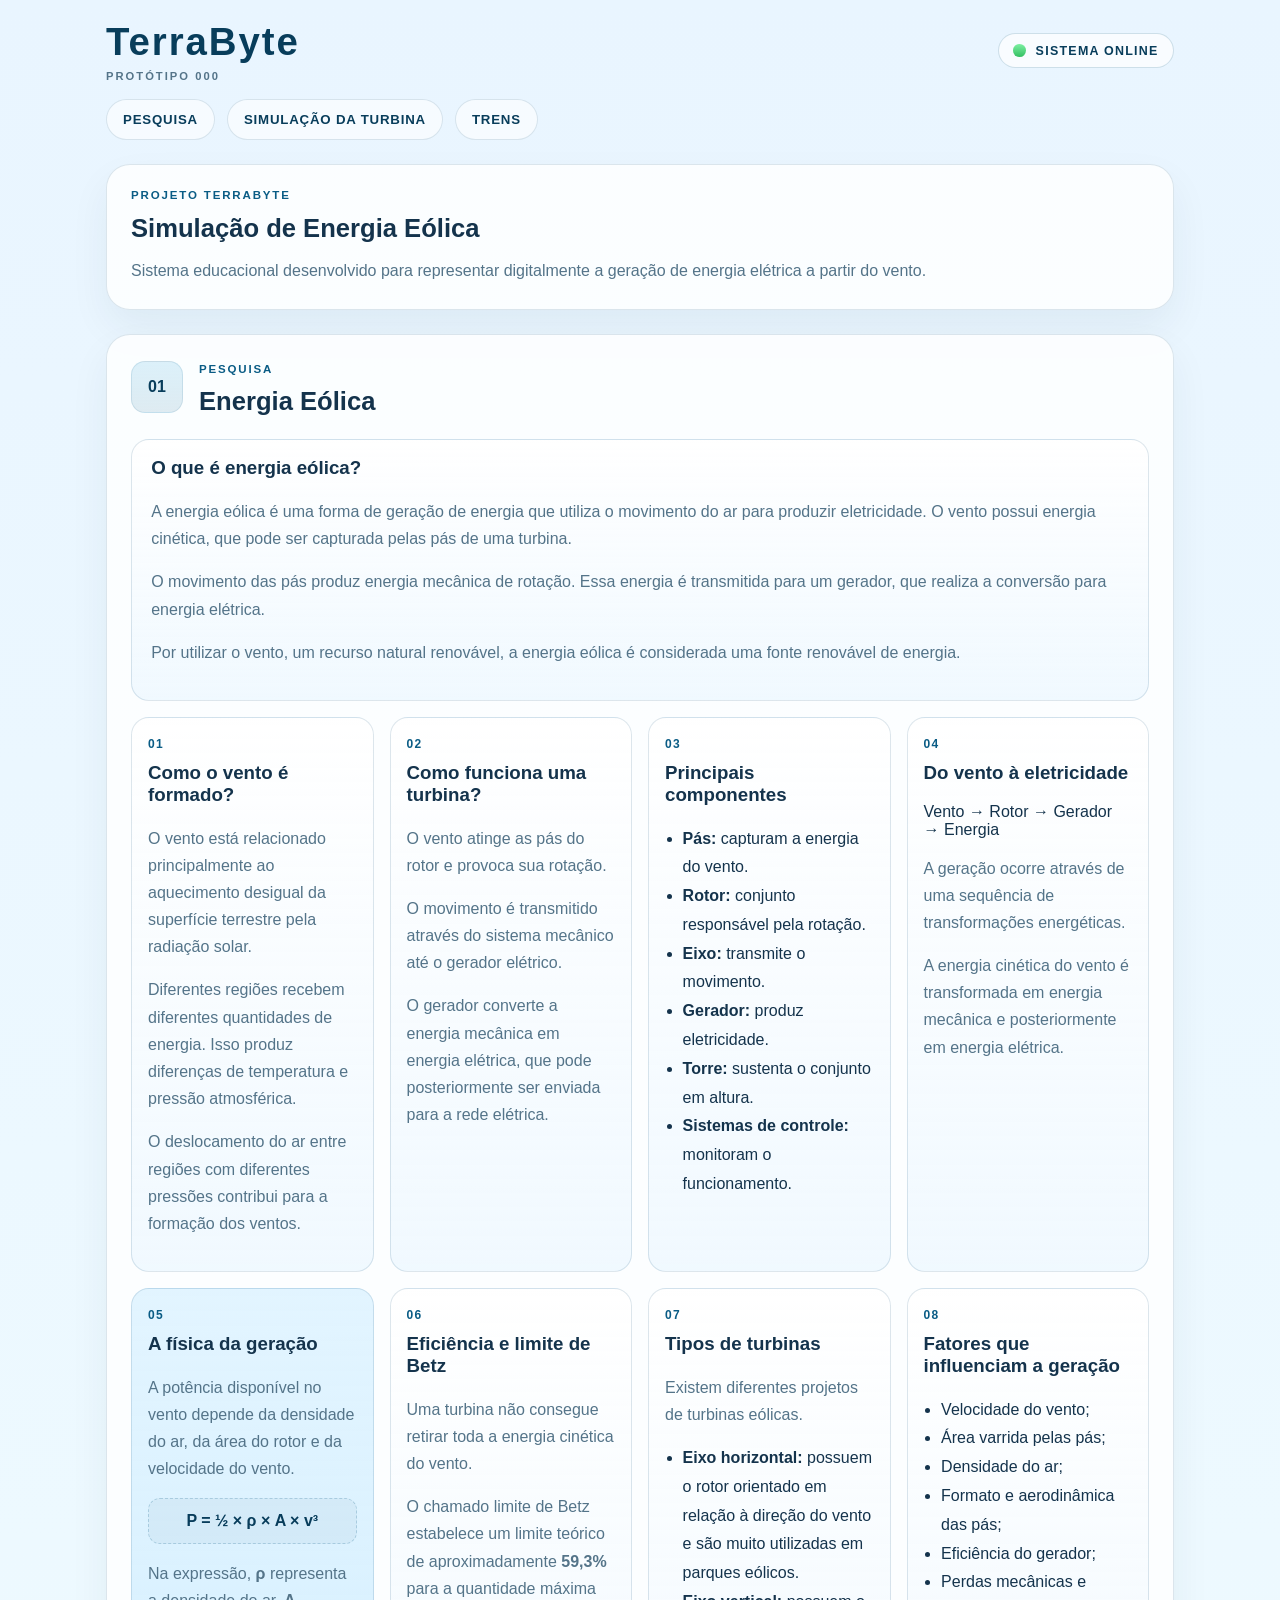
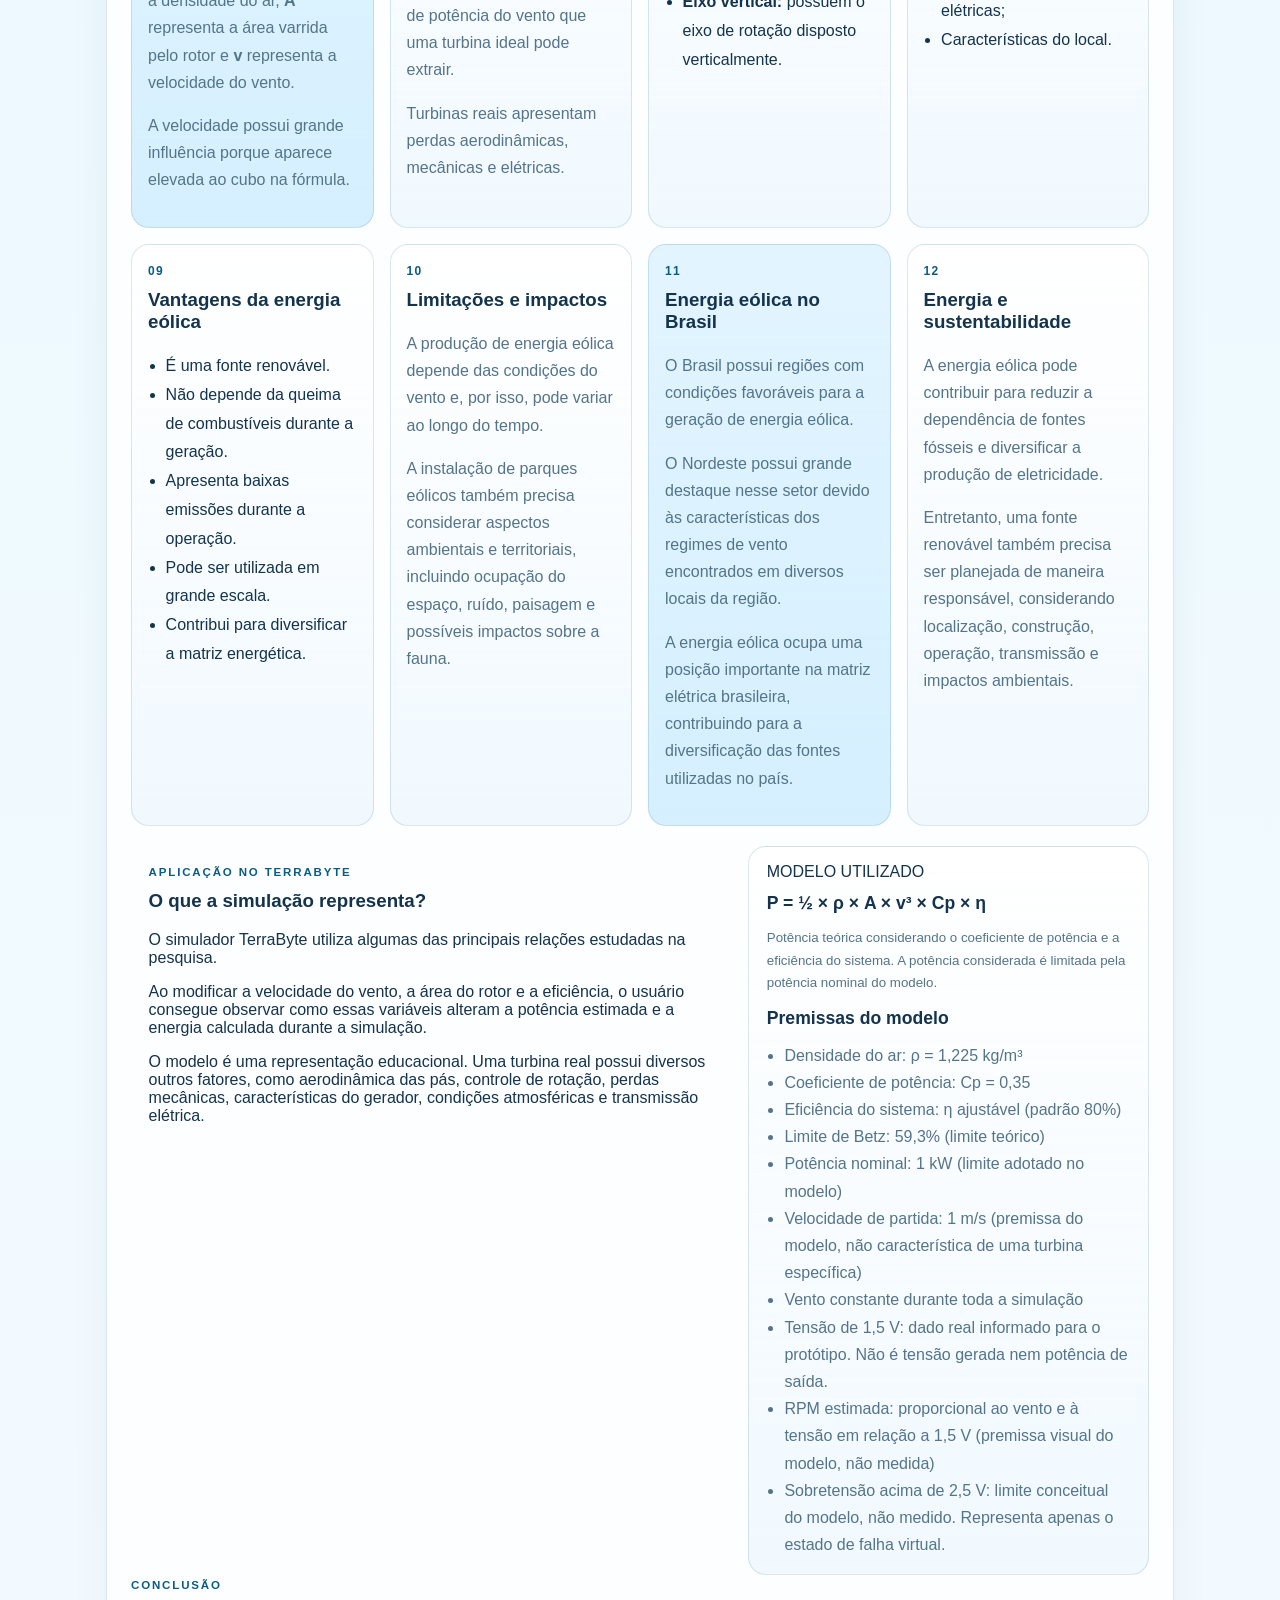
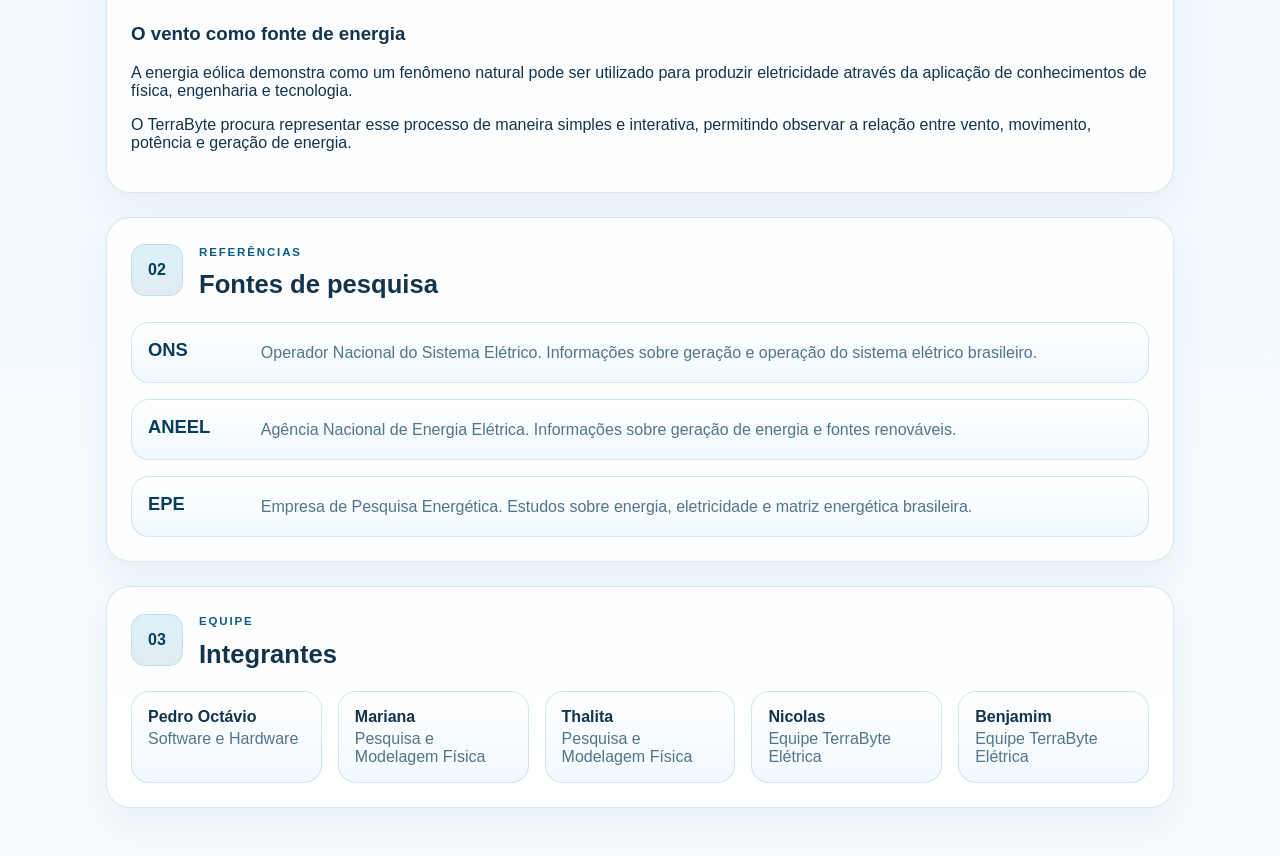
<file: index.html>
<!DOCTYPE html>
<html lang="pt-BR">
  <head>
    <meta charset="UTF-8" />
    <meta name="viewport" content="width=device-width, initial-scale=1.0" />
    <meta http-equiv="refresh" content="0; url=./terrabyte%20feira%20de%20ciencias/index.html" />
    <title>TerraByte | Redirecionando</title>
    <script>
      window.location.replace("./terrabyte%20feira%20de%20ciencias/index.html");
    </script>
    <style>
      body {
        margin: 0;
        min-height: 100vh;
        display: grid;
        place-items: center;
        font-family: Arial, sans-serif;
        background: linear-gradient(160deg, #edfaff 0%, #dff7ff 36%, #dfeef7 100%);
        color: #0d7ebb;
      }
      .box {
        text-align: center;
        padding: 2rem 3rem;
        border-radius: 18px;
        background: rgba(255,255,255,0.7);
        box-shadow: 0 18px 38px rgba(10, 72, 109, 0.12);
      }
      a {
        color: #0d7ebb;
        font-weight: 700;
      }
    </style>
  </head>
  <body>
    <div class="box">
      <p>Redirecionando para o TerraByte...</p>
      <p><a href="./terrabyte%20feira%20de%20ciencias/index.html">Clique aqui se a página não abrir automaticamente.</a></p>
    </div>
  </body>
</html>
</file>
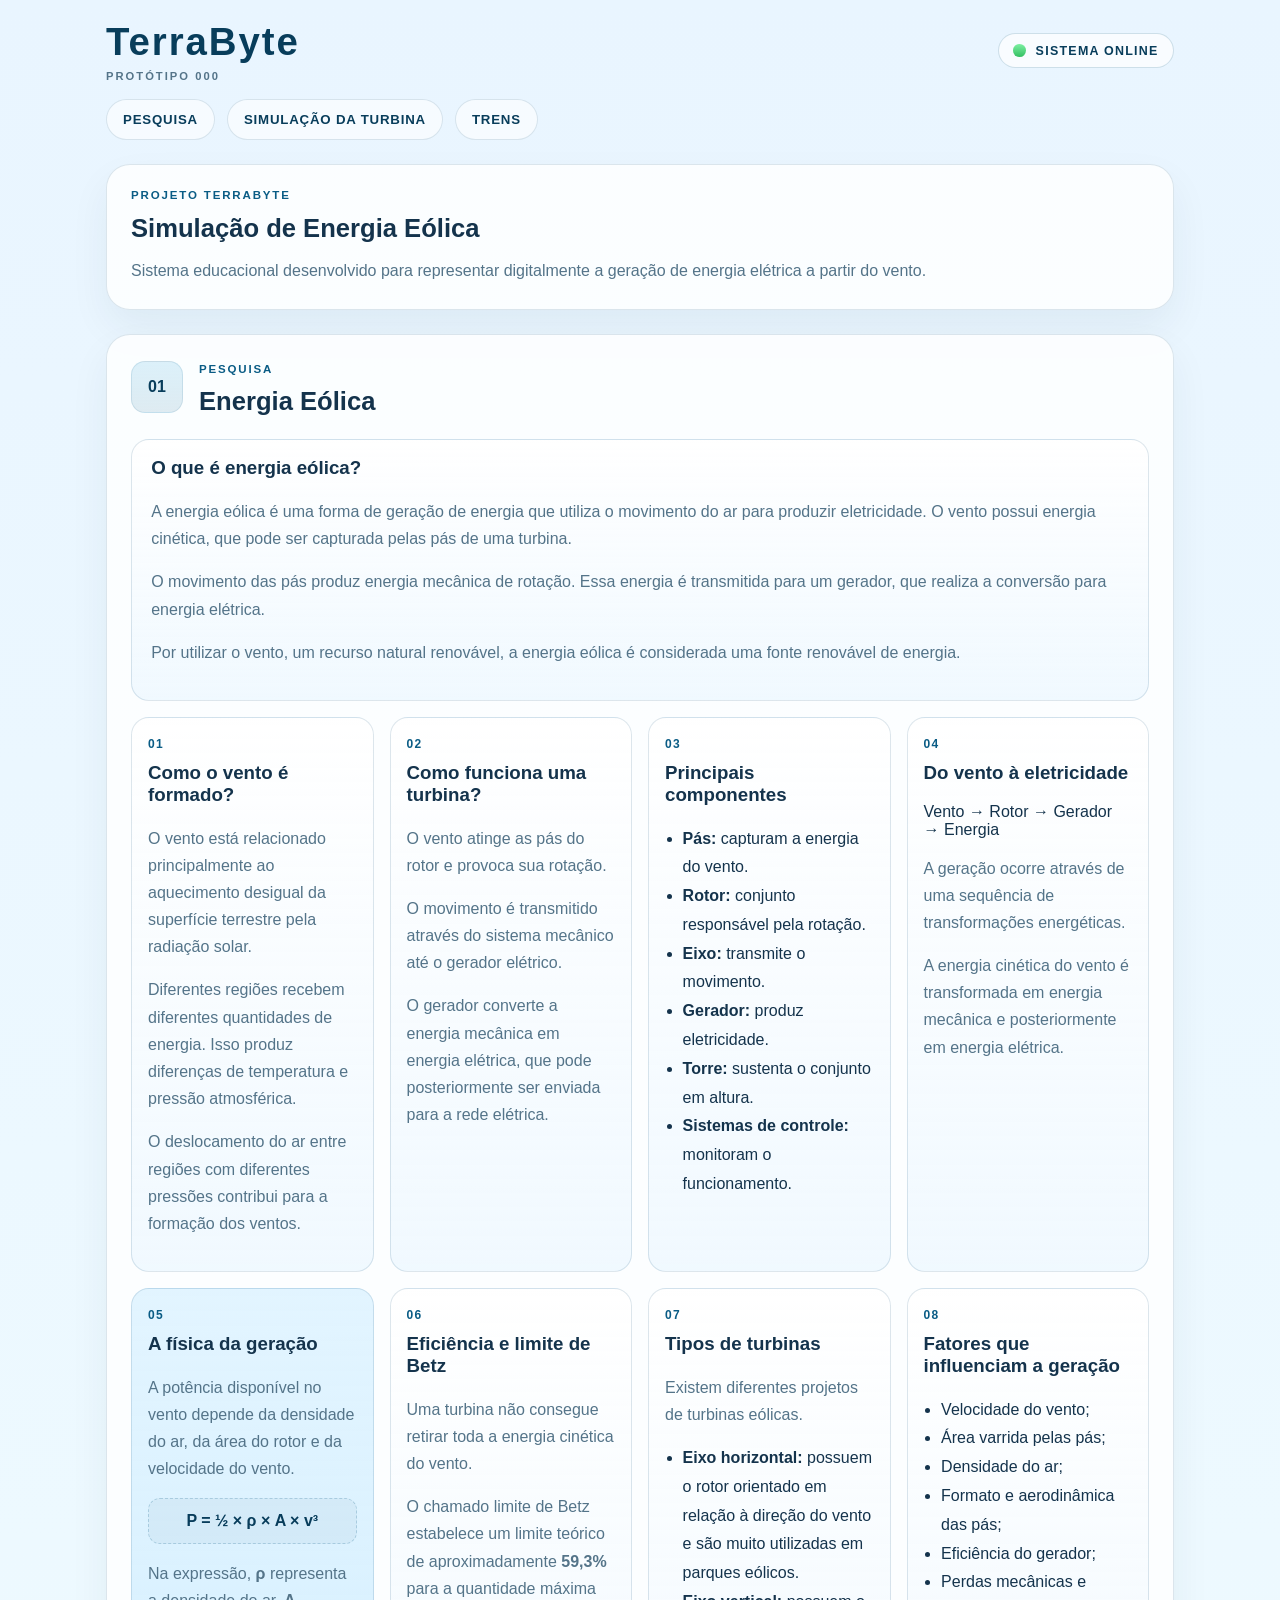
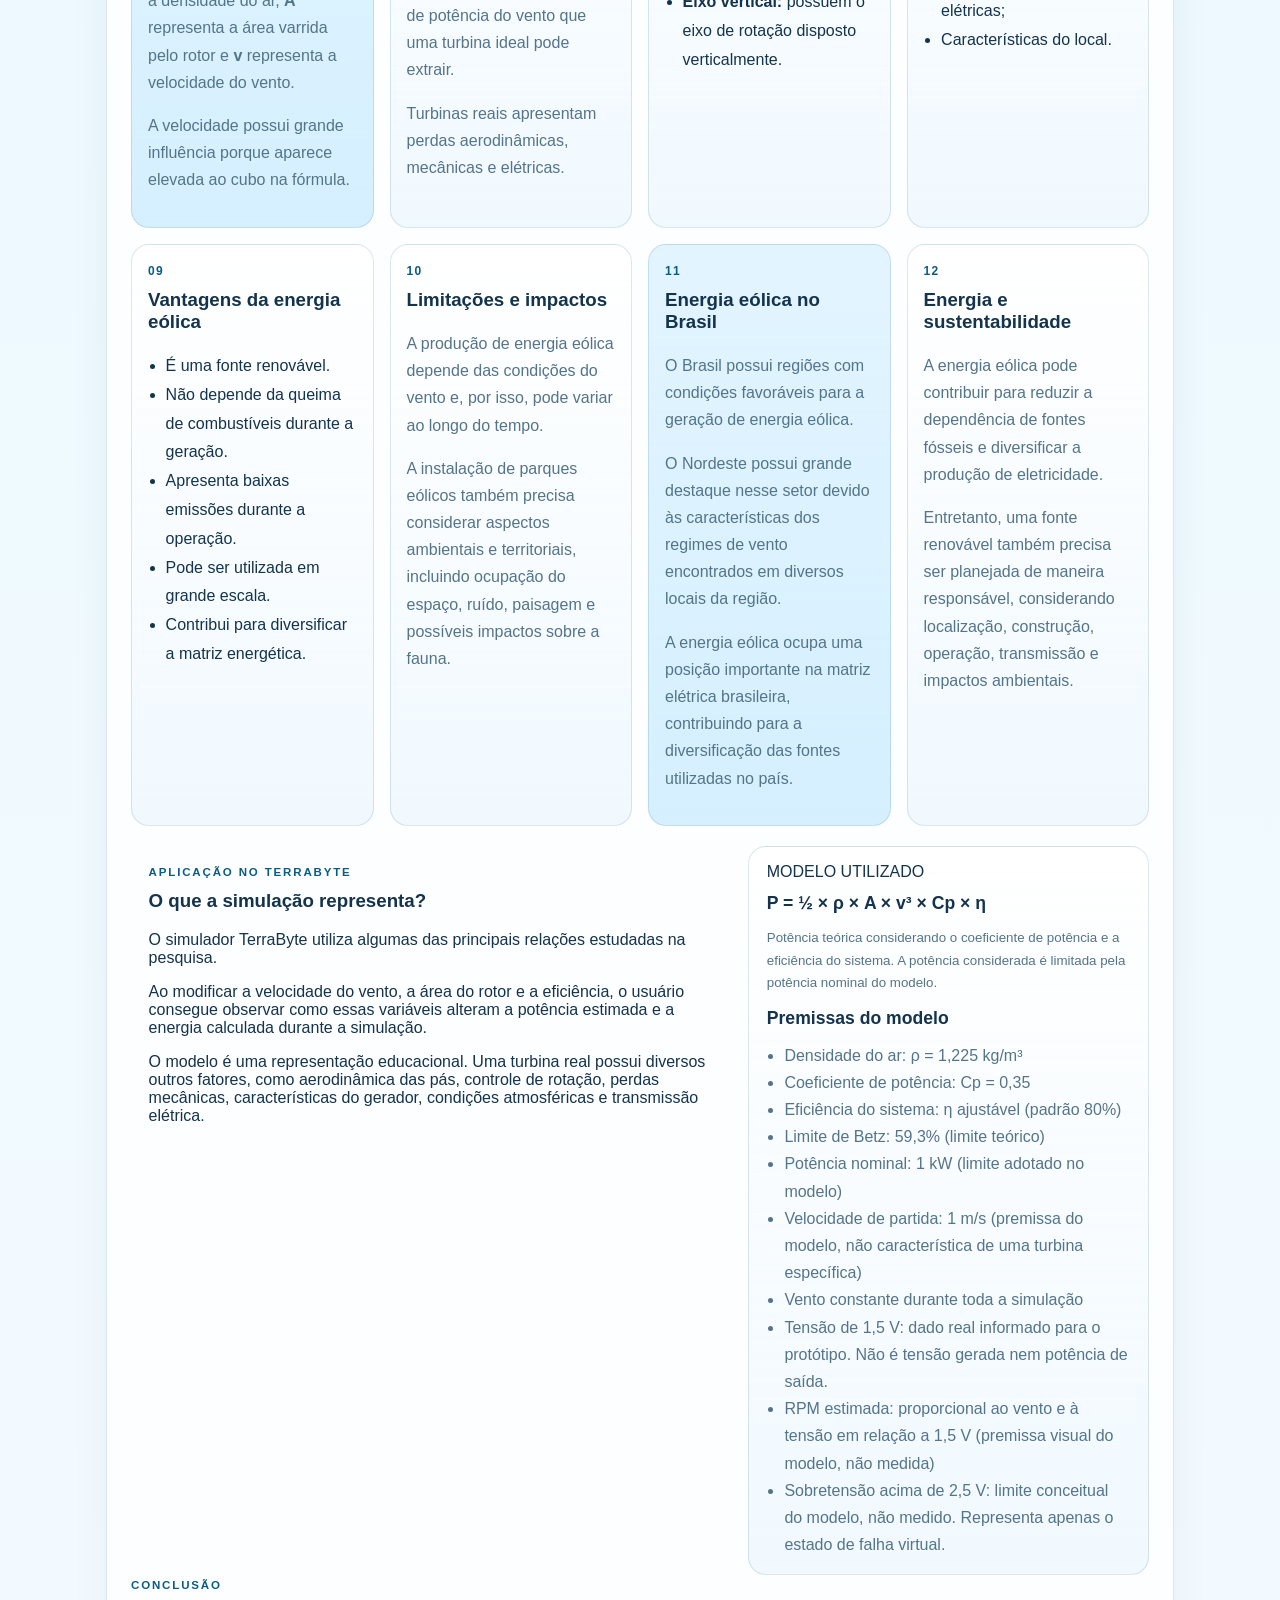
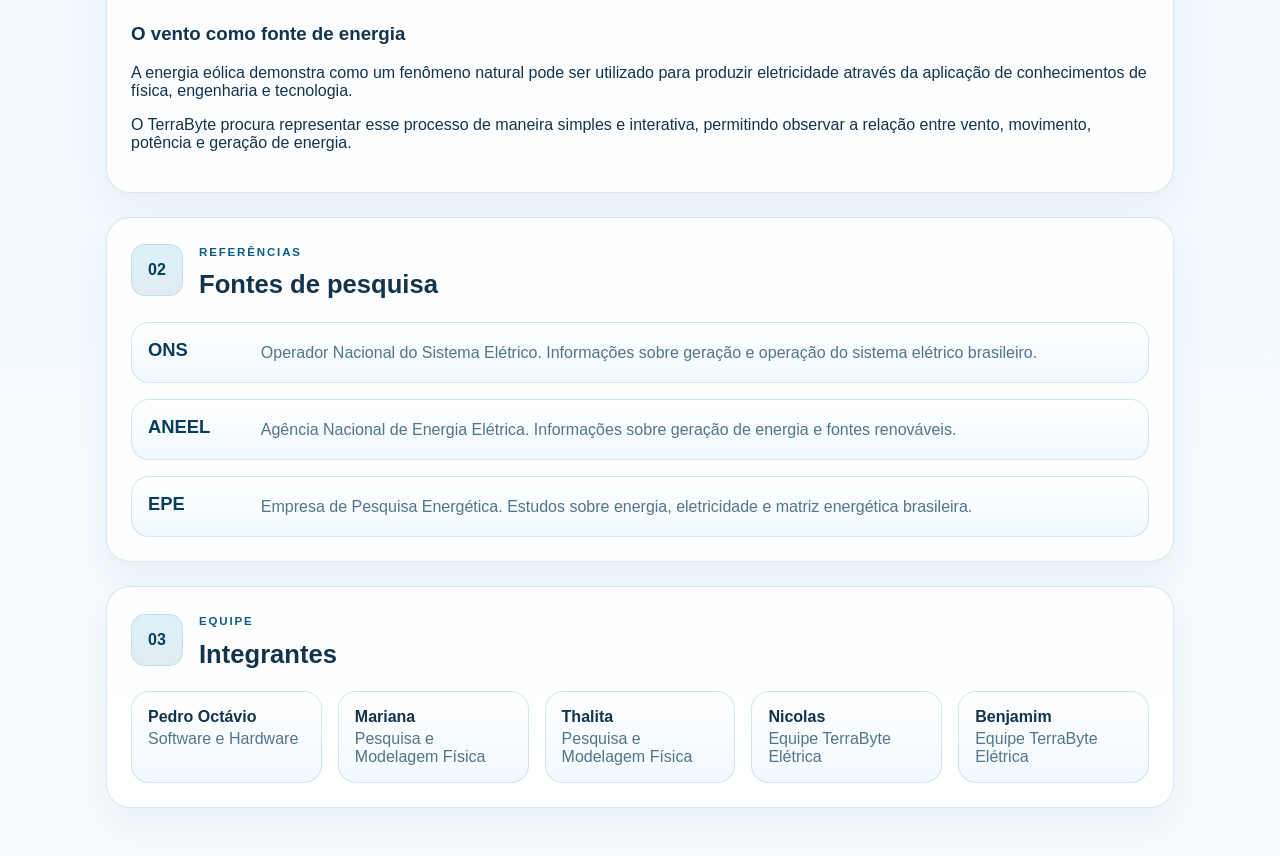
<file: terrabyte feira de ciencias/index.html>
<!DOCTYPE html>
<html lang="pt-BR">
<head>
    <meta charset="UTF-8">
    <meta name="viewport" content="width=device-width, initial-scale=1.0">
    <meta name="description" content="TerraByte - Pesquisa e fundamentos da energia eólica">
    <meta name="theme-color" content="#a8e8f7">
    <title>TerraByte | Pesquisa</title>
    <link rel="stylesheet" href="style.css">
</head>
<body>
    <header class="header">
        <div class="logo-area">
            <h1>TerraByte</h1>
            <span>PROTÓTIPO 000</span>
        </div>

        <div class="system-status">
            <span class="status-light"></span>
            SISTEMA ONLINE
        </div>
    </header>

    <nav class="site-navigation" aria-label="Navegação principal">
        <a href="index.html">Pesquisa</a>
        <a href="simulacao.html">Simulação da Turbina</a>
        <a href="trens.html">Trens</a>
    </nav>

    <main>
        <section class="intro">
            <span class="section-tag">PROJETO TERRABYTE</span>
            <h2>Simulação de Energia Eólica</h2>
            <p>
                Sistema educacional desenvolvido para representar digitalmente
                a geração de energia elétrica a partir do vento.
            </p>
        </section>

        <section class="research-section" id="researchSection">
            <div class="section-title">
                <div class="section-number">01</div>
                <div>
                    <span class="section-tag">PESQUISA</span>
                    <h2>Energia Eólica</h2>
                </div>
            </div>

            <article class="research-introduction">
                <h3>O que é energia eólica?</h3>

                <p>
                    A energia eólica é uma forma de geração de energia que
                    utiliza o movimento do ar para produzir eletricidade.
                    O vento possui energia cinética, que pode ser capturada
                    pelas pás de uma turbina.
                </p>

                <p>
                    O movimento das pás produz energia mecânica de rotação.
                    Essa energia é transmitida para um gerador, que realiza
                    a conversão para energia elétrica.
                </p>

                <p>
                    Por utilizar o vento, um recurso natural renovável,
                    a energia eólica é considerada uma fonte renovável
                    de energia.
                </p>
            </article>

            <div class="research-grid">
                <article class="research-card">
                    <span class="research-number">01</span>
                    <h3>Como o vento é formado?</h3>

                    <p>
                        O vento está relacionado principalmente ao
                        aquecimento desigual da superfície terrestre
                        pela radiação solar.
                    </p>

                    <p>
                        Diferentes regiões recebem diferentes quantidades
                        de energia. Isso produz diferenças de temperatura
                        e pressão atmosférica.
                    </p>

                    <p>
                        O deslocamento do ar entre regiões com diferentes
                        pressões contribui para a formação dos ventos.
                    </p>
                </article>

                <article class="research-card">
                    <span class="research-number">02</span>
                    <h3>Como funciona uma turbina?</h3>

                    <p>
                        O vento atinge as pás do rotor e provoca sua rotação.
                    </p>

                    <p>
                        O movimento é transmitido através do sistema
                        mecânico até o gerador elétrico.
                    </p>

                    <p>
                        O gerador converte a energia mecânica em energia
                        elétrica, que pode posteriormente ser enviada
                        para a rede elétrica.
                    </p>
                </article>

                <article class="research-card">
                    <span class="research-number">03</span>
                    <h3>Principais componentes</h3>

                    <ul>
                        <li><strong>Pás:</strong> capturam a energia do vento.</li>
                        <li><strong>Rotor:</strong> conjunto responsável pela rotação.</li>
                        <li><strong>Eixo:</strong> transmite o movimento.</li>
                        <li><strong>Gerador:</strong> produz eletricidade.</li>
                        <li><strong>Torre:</strong> sustenta o conjunto em altura.</li>
                        <li><strong>Sistemas de controle:</strong> monitoram o funcionamento.</li>
                    </ul>
                </article>

                <article class="research-card">
                    <span class="research-number">04</span>
                    <h3>Do vento à eletricidade</h3>

                    <div class="research-flow">
                        <span>Vento</span>
                        <strong>→</strong>
                        <span>Rotor</span>
                        <strong>→</strong>
                        <span>Gerador</span>
                        <strong>→</strong>
                        <span>Energia</span>
                    </div>

                    <p>
                        A geração ocorre através de uma sequência de
                        transformações energéticas.
                    </p>

                    <p>
                        A energia cinética do vento é transformada em
                        energia mecânica e posteriormente em energia elétrica.
                    </p>
                </article>

                <article class="research-card research-highlight">
                    <span class="research-number">05</span>
                    <h3>A física da geração</h3>

                    <p>
                        A potência disponível no vento depende da densidade
                        do ar, da área do rotor e da velocidade do vento.
                    </p>

                    <div class="formula">
                        P = ½ × ρ × A × v³
                    </div>

                    <p>
                        Na expressão, <strong>ρ</strong> representa a
                        densidade do ar, <strong>A</strong> representa a
                        área varrida pelo rotor e <strong>v</strong>
                        representa a velocidade do vento.
                    </p>

                    <p>
                        A velocidade possui grande influência porque aparece
                        elevada ao cubo na fórmula.
                    </p>
                </article>

                <article class="research-card">
                    <span class="research-number">06</span>
                    <h3>Eficiência e limite de Betz</h3>

                    <p>
                        Uma turbina não consegue retirar toda a energia
                        cinética do vento.
                    </p>

                    <p>
                        O chamado limite de Betz estabelece um limite
                        teórico de aproximadamente <strong>59,3%</strong>
                        para a quantidade máxima de potência do vento que
                        uma turbina ideal pode extrair.
                    </p>

                    <p>
                        Turbinas reais apresentam perdas aerodinâmicas,
                        mecânicas e elétricas.
                    </p>
                </article>

                <article class="research-card">
                    <span class="research-number">07</span>
                    <h3>Tipos de turbinas</h3>

                    <p>
                        Existem diferentes projetos de turbinas eólicas.
                    </p>

                    <ul>
                        <li>
                            <strong>Eixo horizontal:</strong> possuem o
                            rotor orientado em relação à direção do vento
                            e são muito utilizadas em parques eólicos.
                        </li>
                        <li>
                            <strong>Eixo vertical:</strong> possuem o eixo
                            de rotação disposto verticalmente.
                        </li>
                    </ul>
                </article>

                <article class="research-card">
                    <span class="research-number">08</span>
                    <h3>Fatores que influenciam a geração</h3>

                    <ul>
                        <li>Velocidade do vento;</li>
                        <li>Área varrida pelas pás;</li>
                        <li>Densidade do ar;</li>
                        <li>Formato e aerodinâmica das pás;</li>
                        <li>Eficiência do gerador;</li>
                        <li>Perdas mecânicas e elétricas;</li>
                        <li>Características do local.</li>
                    </ul>
                </article>

                <article class="research-card">
                    <span class="research-number">09</span>
                    <h3>Vantagens da energia eólica</h3>

                    <ul>
                        <li>É uma fonte renovável.</li>
                        <li>Não depende da queima de combustíveis durante a geração.</li>
                        <li>Apresenta baixas emissões durante a operação.</li>
                        <li>Pode ser utilizada em grande escala.</li>
                        <li>Contribui para diversificar a matriz energética.</li>
                    </ul>
                </article>

                <article class="research-card">
                    <span class="research-number">10</span>
                    <h3>Limitações e impactos</h3>

                    <p>
                        A produção de energia eólica depende das condições
                        do vento e, por isso, pode variar ao longo do tempo.
                    </p>

                    <p>
                        A instalação de parques eólicos também precisa
                        considerar aspectos ambientais e territoriais,
                        incluindo ocupação do espaço, ruído, paisagem e
                        possíveis impactos sobre a fauna.
                    </p>
                </article>

                <article class="research-card research-highlight">
                    <span class="research-number">11</span>
                    <h3>Energia eólica no Brasil</h3>

                    <p>
                        O Brasil possui regiões com condições favoráveis
                        para a geração de energia eólica.
                    </p>

                    <p>
                        O Nordeste possui grande destaque nesse setor
                        devido às características dos regimes de vento
                        encontrados em diversos locais da região.
                    </p>

                    <p>
                        A energia eólica ocupa uma posição importante
                        na matriz elétrica brasileira, contribuindo
                        para a diversificação das fontes utilizadas no país.
                    </p>
                </article>

                <article class="research-card">
                    <span class="research-number">12</span>
                    <h3>Energia e sustentabilidade</h3>

                    <p>
                        A energia eólica pode contribuir para reduzir
                        a dependência de fontes fósseis e diversificar
                        a produção de eletricidade.
                    </p>

                    <p>
                        Entretanto, uma fonte renovável também precisa
                        ser planejada de maneira responsável, considerando
                        localização, construção, operação, transmissão
                        e impactos ambientais.
                    </p>
                </article>
            </div>

            <article class="terra-relation">
                <div>
                    <span class="section-tag">APLICAÇÃO NO TERRABYTE</span>
                    <h3>O que a simulação representa?</h3>

                    <p>
                        O simulador TerraByte utiliza algumas das principais
                        relações estudadas na pesquisa.
                    </p>

                    <p>
                        Ao modificar a velocidade do vento, a área do rotor
                        e a eficiência, o usuário consegue observar como
                        essas variáveis alteram a potência estimada e a
                        energia calculada durante a simulação.
                    </p>

                    <p>
                        O modelo é uma representação educacional. Uma
                        turbina real possui diversos outros fatores,
                        como aerodinâmica das pás, controle de rotação,
                        perdas mecânicas, características do gerador,
                        condições atmosféricas e transmissão elétrica.
                    </p>
                </div>

                <div class="model-box">
                    <span>MODELO UTILIZADO</span>

                    <strong>
                        P = ½ × ρ × A × v³ × Cp × η
                    </strong>

                    <small>
                        Potência teórica considerando o coeficiente
                        de potência e a eficiência do sistema. A potência
                        considerada é limitada pela potência nominal do modelo.
                    </small>

                    <div class="premises">
                        <strong>Premissas do modelo</strong>
                        <ul>
                            <li>Densidade do ar: ρ = 1,225 kg/m³</li>
                            <li>Coeficiente de potência: Cp = 0,35</li>
                            <li>Eficiência do sistema: η ajustável (padrão 80%)</li>
                            <li>Limite de Betz: 59,3% (limite teórico)</li>
                            <li>Potência nominal: 1 kW (limite adotado no modelo)</li>
                            <li>Velocidade de partida: 1 m/s (premissa do modelo, não característica de uma turbina específica)</li>
                            <li>Vento constante durante toda a simulação</li>
                            <li>Tensão de 1,5 V: dado real informado para o protótipo. Não é tensão gerada nem potência de saída.</li>
                            <li>RPM estimada: proporcional ao vento e à tensão em relação a 1,5 V (premissa visual do modelo, não medida)</li>
                            <li>Sobretensão acima de 2,5 V: limite conceitual do modelo, não medido. Representa apenas o estado de falha virtual.</li>
                        </ul>
                    </div>
                </div>
            </article>

            <article class="research-conclusion">
                <span class="section-tag">CONCLUSÃO</span>
                <h3>O vento como fonte de energia</h3>

                <p>
                    A energia eólica demonstra como um fenômeno natural
                    pode ser utilizado para produzir eletricidade através
                    da aplicação de conhecimentos de física, engenharia
                    e tecnologia.
                </p>

                <p>
                    O TerraByte procura representar esse processo de maneira
                    simples e interativa, permitindo observar a relação
                    entre vento, movimento, potência e geração de energia.
                </p>
            </article>
        </section>

        <section class="references-section" id="referencesSection">
            <div class="section-title">
                <div class="section-number">02</div>
                <div>
                    <span class="section-tag">REFERÊNCIAS</span>
                    <h2>Fontes de pesquisa</h2>
                </div>
            </div>

            <div class="references-list">
                <div class="reference-item">
                    <strong>ONS</strong>
                    <span>
                        Operador Nacional do Sistema Elétrico.
                        Informações sobre geração e operação do sistema
                        elétrico brasileiro.
                    </span>
                </div>

                <div class="reference-item">
                    <strong>ANEEL</strong>
                    <span>
                        Agência Nacional de Energia Elétrica.
                        Informações sobre geração de energia e fontes renováveis.
                    </span>
                </div>

                <div class="reference-item">
                    <strong>EPE</strong>
                    <span>
                        Empresa de Pesquisa Energética.
                        Estudos sobre energia, eletricidade e matriz energética brasileira.
                    </span>
                </div>
            </div>
        </section>

        <section class="team-section" id="teamSection">
            <div class="section-title">
                <div class="section-number">03</div>
                <div>
                    <span class="section-tag">EQUIPE</span>
                    <h2>Integrantes</h2>
                </div>
            </div>

            <div class="team-grid">
                <div class="team-card">
                    <strong>Pedro Octávio</strong>
                    <span>Software e Hardware</span>
                </div>

                <div class="team-card">
                    <strong>Mariana</strong>
                    <span>Pesquisa e Modelagem Física</span>
                </div>

                <div class="team-card">
                    <strong>Thalita</strong>
                    <span>Pesquisa e Modelagem Física</span>
                </div>

                <div class="team-card">
                    <strong>Nicolas</strong>
                    <span>Equipe TerraByte Elétrica</span>
                </div>

                <div class="team-card">
                    <strong>Benjamim</strong>
                    <span>Equipe TerraByte Elétrica</span>
                </div>
            </div>
        </section>
    </main>
</body>
</html>
</file>
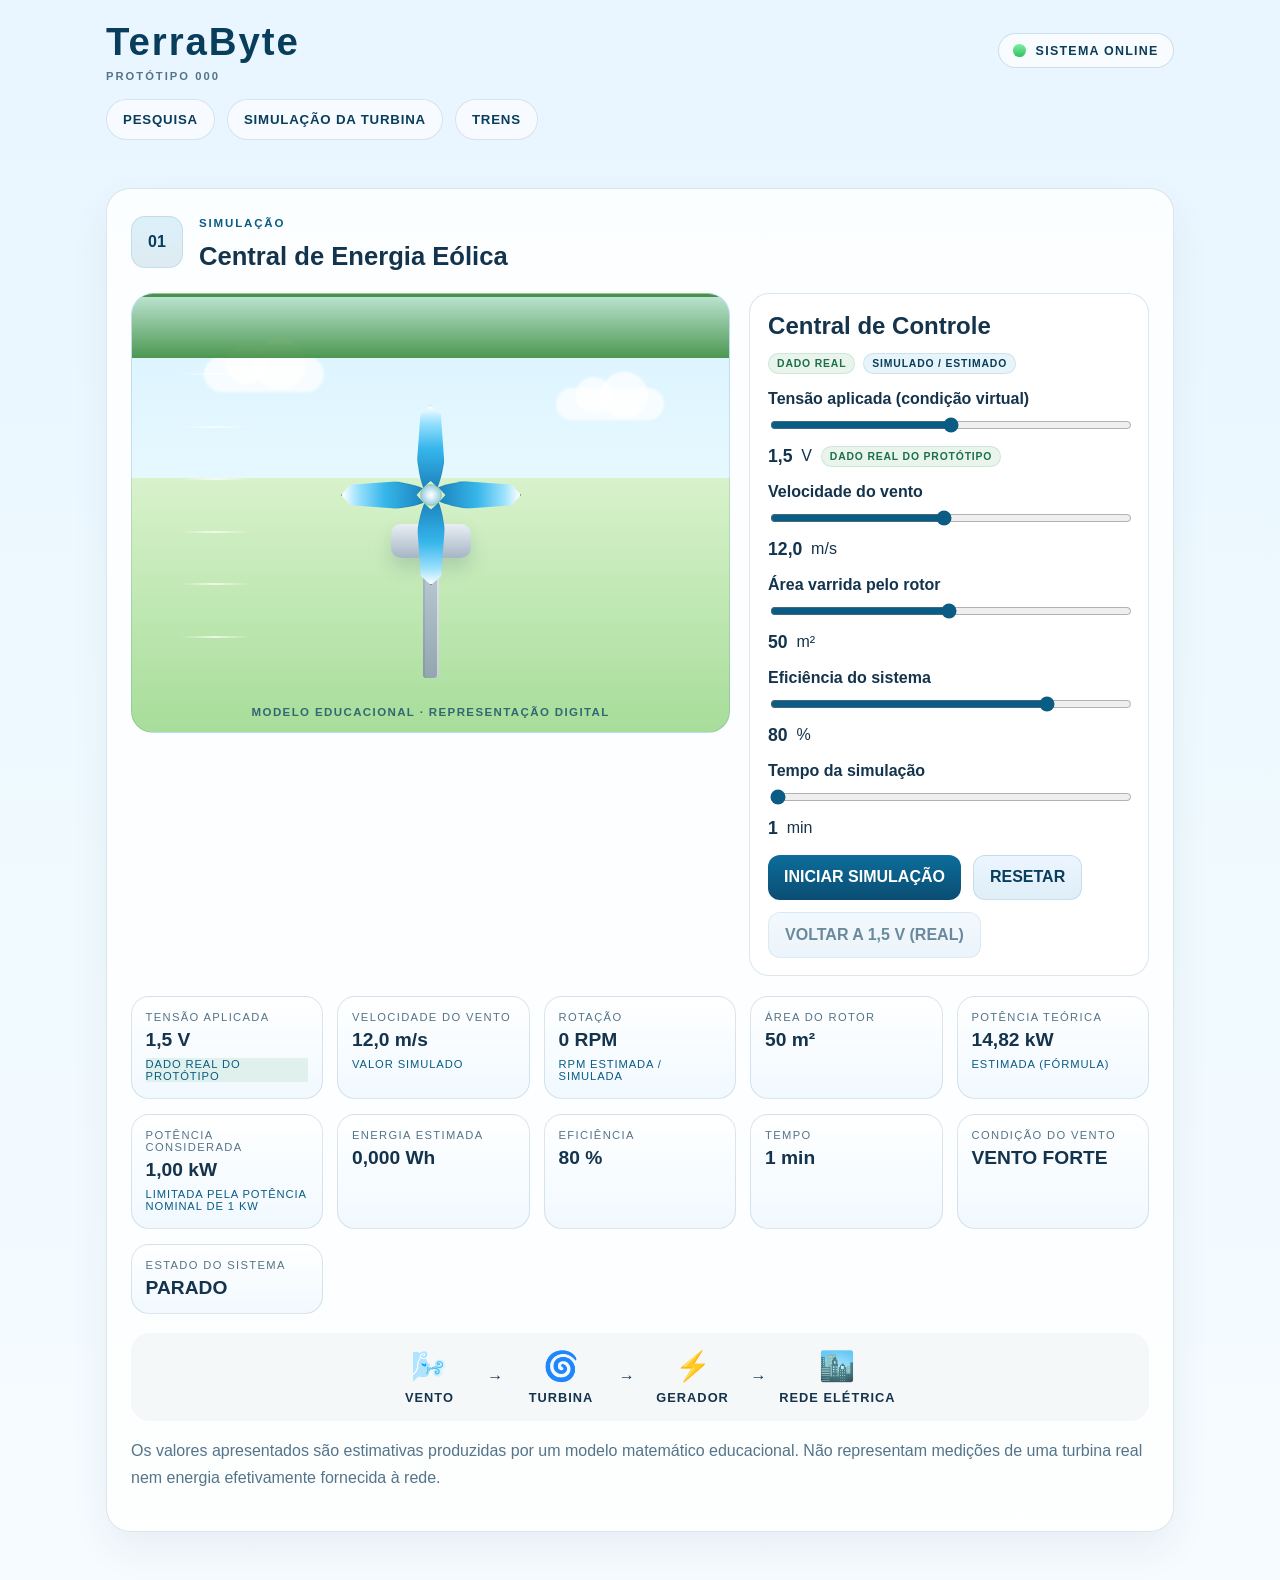
<file: terrabyte feira de ciencias/simulacao.html>
<!DOCTYPE html>
<html lang="pt-BR">
<head>
    <meta charset="UTF-8">
    <meta name="viewport" content="width=device-width, initial-scale=1.0">
    <meta name="description" content="TerraByte - Simulação da turbina eólica">
    <meta name="theme-color" content="#a8e8f7">
    <title>TerraByte | Simulação da Turbina</title>
    <link rel="stylesheet" href="style.css">
</head>
<body>
    <header class="header">
        <div class="logo-area">
            <h1>TerraByte</h1>
            <span>PROTÓTIPO 000</span>
        </div>

        <div class="system-status">
            <span class="status-light"></span>
            SISTEMA ONLINE
        </div>
    </header>

    <nav class="site-navigation" aria-label="Navegação principal">
        <a href="index.html">Pesquisa</a>
        <a href="simulacao.html">Simulação da Turbina</a>
        <a href="trens.html">Trens</a>
    </nav>

    <main>
        <section class="simulation-section" id="simulationSection">
            <div class="section-title">
                <div class="section-number">01</div>
                <div>
                    <span class="section-tag">SIMULAÇÃO</span>
                    <h2>Central de Energia Eólica</h2>
                </div>
            </div>

            <section class="simulation">
                <div class="turbine-area" id="turbineArea">
                    <div class="clouds" aria-hidden="true">
                        <span class="cloud cloud-1"></span>
                        <span class="cloud cloud-2"></span>
                    </div>

                    <div class="wind-particles" aria-hidden="true">
                        <span style="--y:18%;--t:3.2s;--d:0s"></span>
                        <span style="--y:30%;--t:2.6s;--d:0.6s"></span>
                        <span style="--y:42%;--t:3.8s;--d:1.2s"></span>
                        <span style="--y:54%;--t:2.9s;--d:0.3s"></span>
                        <span style="--y:66%;--t:3.4s;--d:1.6s"></span>
                        <span style="--y:78%;--t:2.7s;--d:0.9s"></span>
                    </div>

                    <div class="fault-banner" id="faultBanner" hidden>
                        SOBRETENSÃO — FALHA SIMULADA
                    </div>

                    <div
                        id="turbine"
                        class="turbine-3d"
                        role="img"
                        aria-label="Representação 3D simplificada do protótipo TerraByte"
                    >
                        <div class="tb-tower"></div>
                        <div class="tb-nacelle"></div>
                        <div class="tb-hub-wrap">
                            <div class="turbine-rotor">
                                <span class="tb-blade" style="--a:0deg"></span>
                                <span class="tb-blade" style="--a:90deg"></span>
                                <span class="tb-blade" style="--a:180deg"></span>
                                <span class="tb-blade" style="--a:270deg"></span>
                                <span class="tb-spinner"></span>
                            </div>
                        </div>
                    </div>

                    <div class="grass-field" aria-hidden="true"></div>

                    <div class="simulation-label">
                        MODELO EDUCACIONAL · REPRESENTAÇÃO DIGITAL
                    </div>
                </div>

                <div class="control-panel" id="controlPanel">
                    <h2>Central de Controle</h2>

                    <p class="lock-notice" id="lockNotice" hidden>
                        Parâmetros bloqueados durante a simulação.
                    </p>

                    <div class="legend" aria-label="Legenda de rótulos">
                        <span class="tag tag-real">DADO REAL</span>
                        <span class="tag tag-sim">SIMULADO / ESTIMADO</span>
                    </div>

                    <div class="control-group">
                        <label for="voltage">
                            Tensão aplicada (condição virtual)
                        </label>

                        <input
                            type="range"
                            id="voltage"
                            min="0"
                            max="3"
                            value="1.5"
                            step="0.1"
                        >

                        <p>
                            <strong id="voltageValue">1,5</strong> V
                            <span class="tag tag-real" id="voltageTag">DADO REAL DO PROTÓTIPO</span>
                        </p>
                    </div>

                    <div class="control-group">
                        <label for="windSpeed">
                            Velocidade do vento
                        </label>

                        <input
                            type="range"
                            id="windSpeed"
                            min="0"
                            max="25"
                            value="12"
                            step="0.1"
                        >

                        <p>
                            <strong id="windValue">12,0</strong> m/s
                        </p>
                    </div>

                    <div class="control-group">
                        <label for="rotorArea">
                            Área varrida pelo rotor
                        </label>

                        <input
                            type="range"
                            id="rotorArea"
                            min="1"
                            max="100"
                            value="50"
                            step="1"
                        >

                        <p>
                            <strong id="areaValue">50</strong> m²
                        </p>
                    </div>

                    <div class="control-group">
                        <label for="efficiency">
                            Eficiência do sistema
                        </label>

                        <input
                            type="range"
                            id="efficiency"
                            min="10"
                            max="100"
                            value="80"
                            step="1"
                        >

                        <p>
                            <strong id="efficiencyValue">80</strong> %
                        </p>
                    </div>

                    <div class="control-group">
                        <label for="simulationTime">
                            Tempo da simulação
                        </label>

                        <input
                            type="range"
                            id="simulationTime"
                            min="1"
                            max="60"
                            value="1"
                            step="1"
                        >

                        <p>
                            <strong id="timeValue">1</strong> min
                        </p>
                    </div>

                    <div class="simulation-controls">
                        <button id="startButton" type="button">
                            INICIAR SIMULAÇÃO
                        </button>

                        <button
                            id="resetButton"
                            class="btn-secondary"
                            type="button"
                        >
                            RESETAR
                        </button>

                        <button
                            id="returnRealButton"
                            class="btn-secondary"
                            type="button"
                        >
                            VOLTAR A 1,5 V (REAL)
                        </button>
                    </div>
                </div>
            </section>

            <section class="data-panel" aria-label="Dados da simulação">
                <div class="data-card">
                    <span>TENSÃO APLICADA</span>
                    <strong id="voltageData">1,5 V</strong>
                    <small class="tag-line" id="voltageDataTag">DADO REAL DO PROTÓTIPO</small>
                </div>

                <div class="data-card">
                    <span>VELOCIDADE DO VENTO</span>
                    <strong id="speedData">12,0 m/s</strong>
                    <small class="tag-line">VALOR SIMULADO</small>
                </div>

                <div class="data-card">
                    <span>ROTAÇÃO</span>
                    <strong id="rpmData">0 RPM</strong>
                    <small class="tag-line">RPM ESTIMADA / SIMULADA</small>
                </div>

                <div class="data-card">
                    <span>ÁREA DO ROTOR</span>
                    <strong id="areaData">50 m²</strong>
                </div>

                <div class="data-card">
                    <span>POTÊNCIA TEÓRICA</span>
                    <strong id="theoreticalPowerData">0,00 kW</strong>
                    <small class="tag-line">ESTIMADA (FÓRMULA)</small>
                </div>

                <div class="data-card">
                    <span>POTÊNCIA CONSIDERADA</span>
                    <strong id="powerData">0,00 kW</strong>
                    <small class="tag-line" id="powerLimitNote" hidden>Limitada pela potência nominal de 1 kW</small>
                </div>

                <div class="data-card">
                    <span>ENERGIA ESTIMADA</span>
                    <strong id="energyData">0,000 kWh</strong>
                </div>

                <div class="data-card">
                    <span>EFICIÊNCIA</span>
                    <strong id="efficiencyData">80 %</strong>
                </div>

                <div class="data-card">
                    <span>TEMPO</span>
                    <strong id="timeData">1 min</strong>
                </div>

                <div class="data-card">
                    <span>CONDIÇÃO DO VENTO</span>
                    <strong id="windStateData">MODERADO</strong>
                </div>

                <div class="data-card">
                    <span>ESTADO DO SISTEMA</span>
                    <strong id="systemState">PARADO</strong>
                </div>
            </section>

            <section class="energy-flow" aria-label="Etapas da geração">
                <div class="energy-step">
                    <span aria-hidden="true">🌬️</span>
                    <p>Vento</p>
                </div>

                <strong aria-hidden="true">→</strong>

                <div class="energy-step">
                    <span aria-hidden="true">🌀</span>
                    <p>Turbina</p>
                </div>

                <strong aria-hidden="true">→</strong>

                <div class="energy-step">
                    <span aria-hidden="true">⚡</span>
                    <p>Gerador</p>
                </div>

                <strong aria-hidden="true">→</strong>

                <div class="energy-step">
                    <span aria-hidden="true">🏙️</span>
                    <p>Rede elétrica</p>
                </div>
            </section>

            <p class="text-muted">
                Os valores apresentados são estimativas produzidas por um
                modelo matemático educacional. Não representam medições
                de uma turbina real nem energia efetivamente fornecida à rede.
            </p>
        </section>
    </main>

    <script src="script.js"></script>
</body>
</html>
</file>
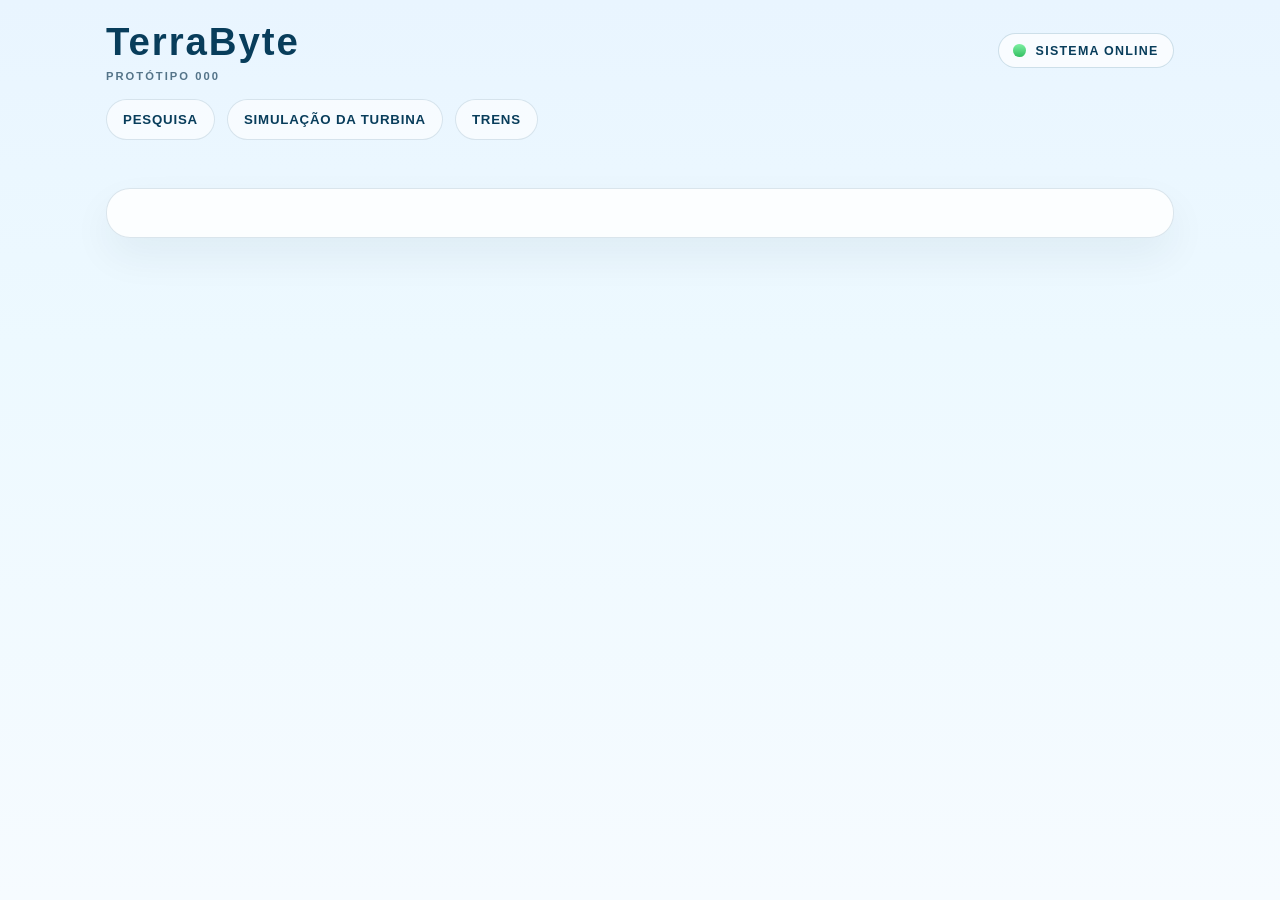
<file: terrabyte feira de ciencias/trens.html>
<!DOCTYPE html>
<html lang="pt-BR">
<head>
    <meta charset="UTF-8">
    <meta name="viewport" content="width=device-width, initial-scale=1.0">
    <meta name="description" content="TerraByte - Simulação ferroviária e industrial">
    <meta name="theme-color" content="#a8e8f7">
    <title>TerraByte | Trens</title>
    <link rel="stylesheet" href="style.css">
    <link rel="stylesheet" href="railway/railway.css">
    <link rel="stylesheet" href="system-updates.css">
</head>
<body>
    <header class="header">
        <div class="logo-area">
            <h1>TerraByte</h1>
            <span>PROTÓTIPO 000</span>
        </div>

        <div class="system-status">
            <span class="status-light"></span>
            SISTEMA ONLINE
        </div>
    </header>

    <nav class="site-navigation" aria-label="Navegação principal">
        <a href="index.html">Pesquisa</a>
        <a href="simulacao.html">Simulação da Turbina</a>
        <a href="trens.html">Trens</a>
    </nav>

    <main>
        <section class="railway-section" id="railwaySection" aria-labelledby="railwayTitle">
</file>
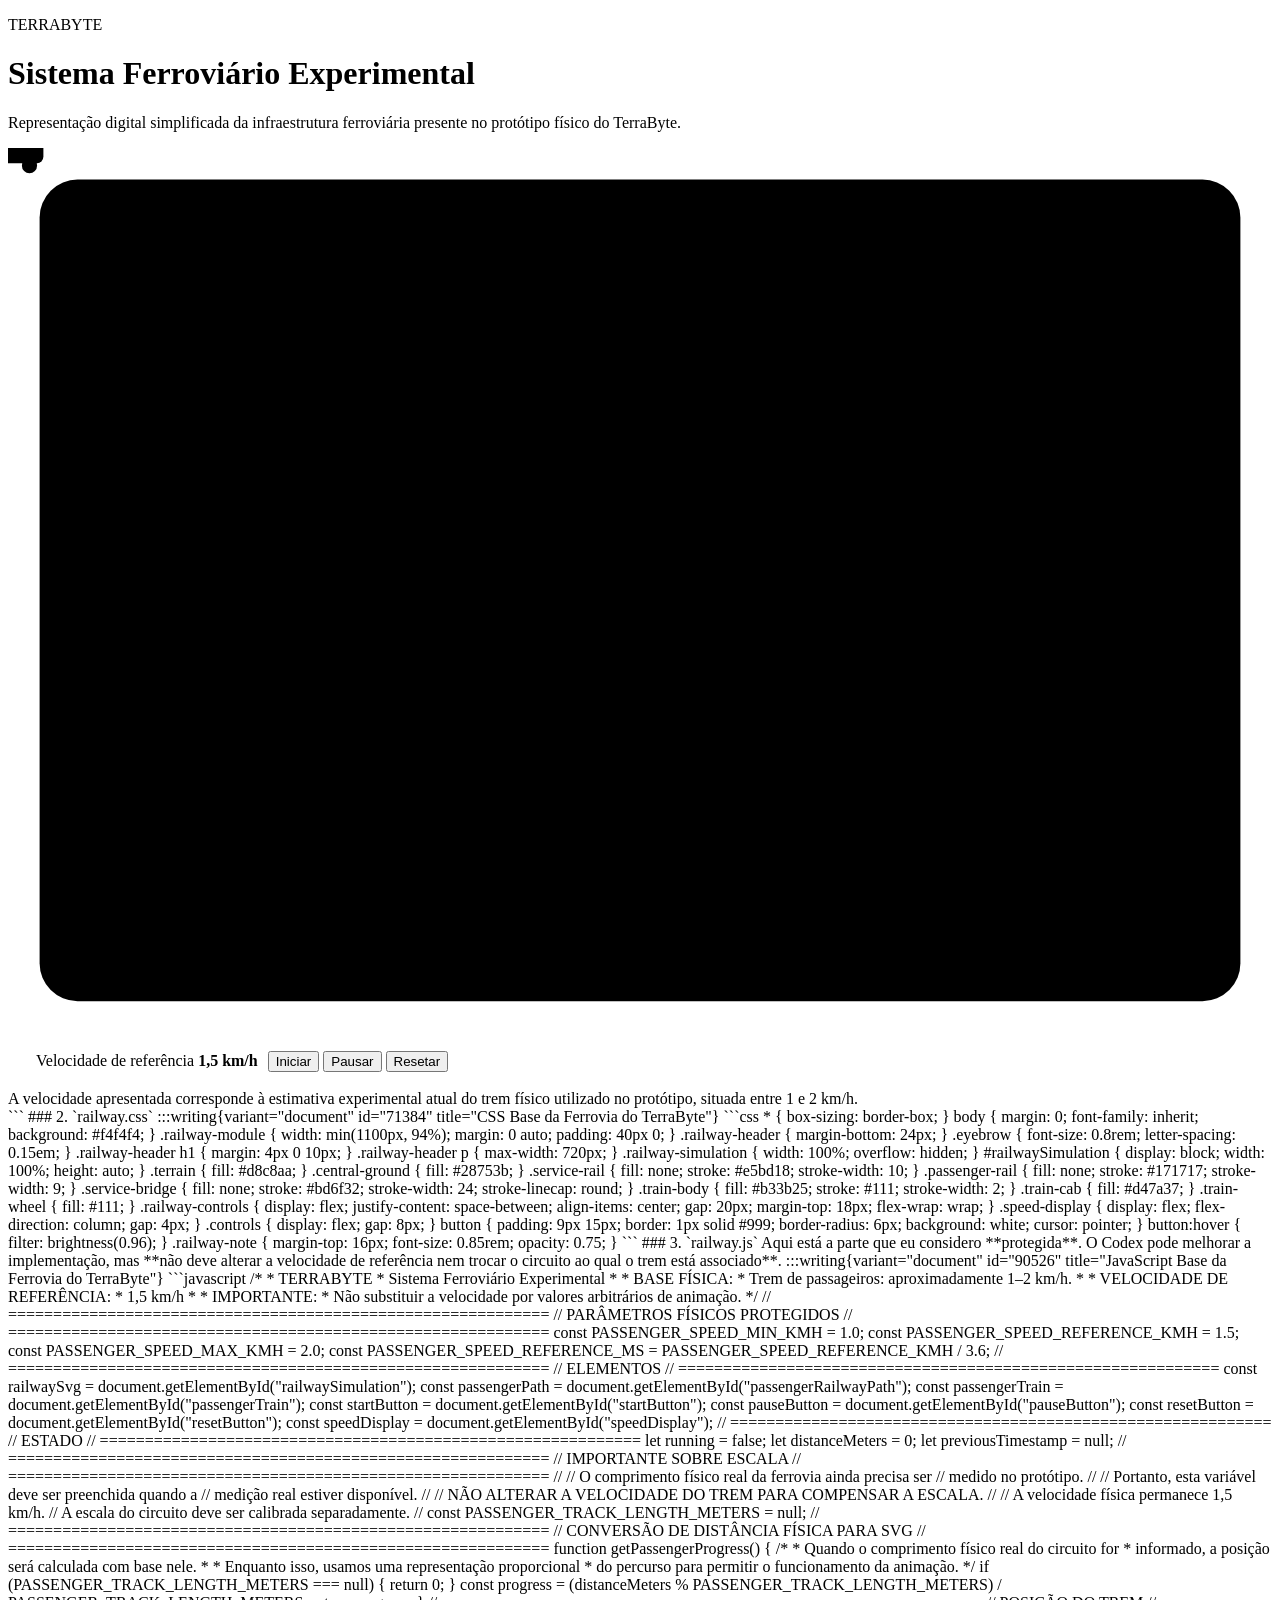
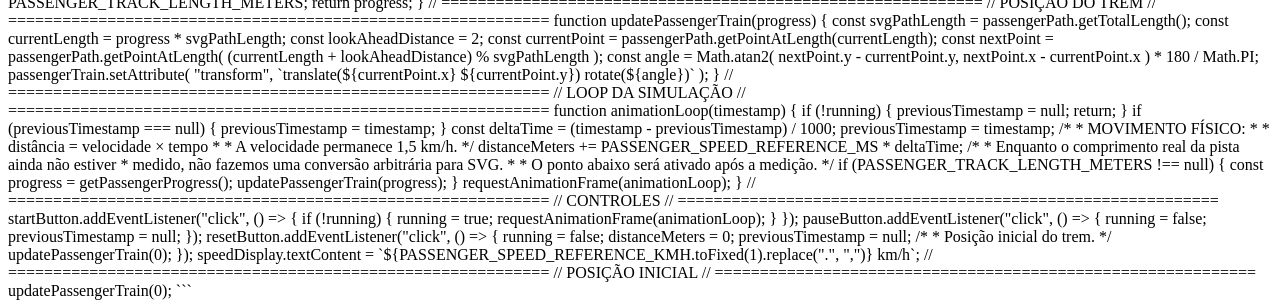
<file: terrabyte feira de ciencias/railway/railway.html>
<!DOCTYPE html>
<html lang="pt-BR">
<head>
    <meta charset="UTF-8">
    <meta name="viewport" content="width=device-width, initial-scale=1.0">
    <title>TerraByte | Sistema Ferroviário Experimental</title>
    <link rel="stylesheet" href="railway.css">
</head>

<body>

<main class="railway-module">

    <header class="railway-header">
        <p class="eyebrow">TERRABYTE</p>
        <h1>Sistema Ferroviário Experimental</h1>
        <p>
            Representação digital simplificada da infraestrutura ferroviária
            presente no protótipo físico do TerraByte.
        </p>
    </header>

    <section class="railway-simulation">

        <svg
            id="railwaySimulation"
            viewBox="0 0 1000 700"
            xmlns="http://www.w3.org/2000/svg"
            aria-label="Simulação da ferrovia experimental do TerraByte"
        >

            <!-- =====================================================
                 CENÁRIO BASE
                 ===================================================== -->

            <rect
                x="25"
                y="25"
                width="950"
                height="650"
                rx="30"
                class="terrain"
            />

            <!-- =====================================================
                 ÁREA CENTRAL
                 ===================================================== -->

            <circle
                cx="500"
                cy="350"
                r="105"
                class="central-ground"
            />

            <!-- =====================================================
                 FERROVIA AMARELA
                 SERVIÇO
                 ===================================================== -->

            <!-- CAMINHO MATEMÁTICO DA FERROVIA DE SERVIÇO -->
            <path
                id="serviceRailwayPath"
                pathLength="1"
                d="
                    M 185 115

                    C 300 80, 390 105, 500 95
                    C 620 82, 720 85, 815 125

                    C 900 160, 915 235, 900 310
                    C 890 360, 905 425, 875 490

                    C 850 550, 785 585, 700 585
                    C 610 590, 525 570, 435 585

                    C 340 600, 245 595, 165 555
                    C 90 515, 80 445, 100 375

                    C 120 305, 90 230, 115 175
                    C 130 140, 155 122, 185 115

                    Z
                "
            />

            <!-- REPRESENTAÇÃO VISUAL DOS DOIS TRILHOS -->
            <path
                class="service-rail service-rail-outer"
                d="
                    M 185 103
                    C 300 68, 390 93, 500 83
                    C 620 70, 720 73, 815 113
                    C 912 151, 927 233, 912 312
                    C 902 362, 917 428, 887 495
                    C 860 562, 790 597, 700 597
                    C 610 602, 525 582, 435 597
                    C 335 612, 240 607, 158 567
                    C 78 527, 68 447, 88 372
                    C 108 302, 78 227, 104 170
                    C 120 134, 153 110, 185 103
                    Z
                "
            />

            <path
                class="service-rail service-rail-inner"
                d="
                    M 185 127
                    C 300 92, 390 117, 500 107
                    C 620 94, 720 97, 815 137
                    C 888 169, 903 237, 888 308
                    C 878 358, 893 422, 863 485
                    C 840 538, 780 573, 700 573
                    C 610 578, 525 558, 435 573
                    C 345 588, 250 583, 172 543
                    C 102 503, 92 443, 112 378
                    C 132 308, 102 233, 126 180
                    C 140 148, 160 134, 185 127
                    Z
                "
            />

            <!-- =====================================================
                 RAMAL / PONTE CENTRAL
                 ===================================================== -->

            <path
                class="service-bridge"
                d="
                    M 790 285
                    L 625 430
                "
            />

            <!-- =====================================================
                 FERROVIA PRETA
                 PASSAGEIROS
                 ===================================================== -->

            <!-- CAMINHO MATEMÁTICO DO CIRCUITO DE PASSAGEIROS -->
            <path
                id="passengerRailwayPath"
                pathLength="1"
                d="
                    M 500 155

                    C 650 155, 775 225, 775 350
                    C 775 475, 650 545, 500 545

                    C 350 545, 225 475, 225 350
                    C 225 225, 350 155, 500 155

                    Z
                "
            />

            <!-- TRILHO VISUAL 1 -->
            <path
                class="passenger-rail"
                d="
                    M 500 143
                    C 657 143, 787 218, 787 350
                    C 787 482, 657 557, 500 557
                    C 343 557, 213 482, 213 350
                    C 213 218, 343 143, 500 143
                    Z
                "
            />

            <!-- TRILHO VISUAL 2 -->
            <path
                class="passenger-rail"
                d="
                    M 500 167
                    C 643 167, 763 232, 763 350
                    C 763 468, 643 533, 500 533
                    C 357 533, 237 468, 237 350
                    C 237 232, 357 167, 500 167
                    Z
                "
            />

            <!-- =====================================================
                 TREM DE PASSAGEIROS
                 ===================================================== -->

            <g id="passengerTrain">

                <rect
                    x="-28"
                    y="-12"
                    width="56"
                    height="24"
                    rx="5"
                    class="train-body"
                />

                <rect
                    x="10"
                    y="-9"
                    width="15"
                    height="18"
                    rx="2"
                    class="train-cab"
                />

                <circle
                    cx="-17"
                    cy="14"
                    r="6"
                    class="train-wheel"
                />

                <circle
                    cx="17"
                    cy="14"
                    r="6"
                    class="train-wheel"
                />

            </g>

        </svg>

    </section>

    <section class="railway-controls">

        <div class="speed-display">
            <span>Velocidade de referência</span>
            <strong id="speedDisplay">1,5 km/h</strong>
        </div>

        <div class="controls">
            <button id="startButton">Iniciar</button>
            <button id="pauseButton">Pausar</button>
            <button id="resetButton">Resetar</button>
        </div>

    </section>

    <footer class="railway-note">
        A velocidade apresentada corresponde à estimativa experimental atual
        do trem físico utilizado no protótipo, situada entre 1 e 2 km/h.
    </footer>

</main>

<script src="railway.js"></script>

</body>
</html>
```

### 2. `railway.css`

:::writing{variant="document" id="71384" title="CSS Base da Ferrovia do TerraByte"}
```css
* {
    box-sizing: border-box;
}

body {
    margin: 0;
    font-family: inherit;
    background: #f4f4f4;
}

.railway-module {
    width: min(1100px, 94%);
    margin: 0 auto;
    padding: 40px 0;
}

.railway-header {
    margin-bottom: 24px;
}

.eyebrow {
    font-size: 0.8rem;
    letter-spacing: 0.15em;
}

.railway-header h1 {
    margin: 4px 0 10px;
}

.railway-header p {
    max-width: 720px;
}

.railway-simulation {
    width: 100%;
    overflow: hidden;
}

#railwaySimulation {
    display: block;
    width: 100%;
    height: auto;
}

.terrain {
    fill: #d8c8aa;
}

.central-ground {
    fill: #28753b;
}

.service-rail {
    fill: none;
    stroke: #e5bd18;
    stroke-width: 10;
}

.passenger-rail {
    fill: none;
    stroke: #171717;
    stroke-width: 9;
}

.service-bridge {
    fill: none;
    stroke: #bd6f32;
    stroke-width: 24;
    stroke-linecap: round;
}

.train-body {
    fill: #b33b25;
    stroke: #111;
    stroke-width: 2;
}

.train-cab {
    fill: #d47a37;
}

.train-wheel {
    fill: #111;
}

.railway-controls {
    display: flex;
    justify-content: space-between;
    align-items: center;
    gap: 20px;
    margin-top: 18px;
    flex-wrap: wrap;
}

.speed-display {
    display: flex;
    flex-direction: column;
    gap: 4px;
}

.controls {
    display: flex;
    gap: 8px;
}

button {
    padding: 9px 15px;
    border: 1px solid #999;
    border-radius: 6px;
    background: white;
    cursor: pointer;
}

button:hover {
    filter: brightness(0.96);
}

.railway-note {
    margin-top: 16px;
    font-size: 0.85rem;
    opacity: 0.75;
}
```

### 3. `railway.js`

Aqui está a parte que eu considero **protegida**. O Codex pode melhorar a implementação, mas **não deve alterar a velocidade de referência nem trocar o circuito ao qual o trem está associado**.

:::writing{variant="document" id="90526" title="JavaScript Base da Ferrovia do TerraByte"}
```javascript
/*
 * TERRABYTE
 * Sistema Ferroviário Experimental
 *
 * BASE FÍSICA:
 * Trem de passageiros: aproximadamente 1–2 km/h.
 *
 * VELOCIDADE DE REFERÊNCIA:
 * 1,5 km/h
 *
 * IMPORTANTE:
 * Não substituir a velocidade por valores arbitrários de animação.
 */

// ============================================================
// PARÂMETROS FÍSICOS PROTEGIDOS
// ============================================================

const PASSENGER_SPEED_MIN_KMH = 1.0;
const PASSENGER_SPEED_REFERENCE_KMH = 1.5;
const PASSENGER_SPEED_MAX_KMH = 2.0;

const PASSENGER_SPEED_REFERENCE_MS =
    PASSENGER_SPEED_REFERENCE_KMH / 3.6;


// ============================================================
// ELEMENTOS
// ============================================================

const railwaySvg =
    document.getElementById("railwaySimulation");

const passengerPath =
    document.getElementById("passengerRailwayPath");

const passengerTrain =
    document.getElementById("passengerTrain");

const startButton =
    document.getElementById("startButton");

const pauseButton =
    document.getElementById("pauseButton");

const resetButton =
    document.getElementById("resetButton");

const speedDisplay =
    document.getElementById("speedDisplay");


// ============================================================
// ESTADO
// ============================================================

let running = false;

let distanceMeters = 0;

let previousTimestamp = null;


// ============================================================
// IMPORTANTE SOBRE ESCALA
// ============================================================
//
// O comprimento físico real da ferrovia ainda precisa ser
// medido no protótipo.
//
// Portanto, esta variável deve ser preenchida quando a
// medição real estiver disponível.
//
// NÃO ALTERAR A VELOCIDADE DO TREM PARA COMPENSAR A ESCALA.
//
// A velocidade física permanece 1,5 km/h.
// A escala do circuito deve ser calibrada separadamente.
//

const PASSENGER_TRACK_LENGTH_METERS = null;


// ============================================================
// CONVERSÃO DE DISTÂNCIA FÍSICA PARA SVG
// ============================================================

function getPassengerProgress() {

    /*
     * Quando o comprimento físico real do circuito for
     * informado, a posição será calculada com base nele.
     *
     * Enquanto isso, usamos uma representação proporcional
     * do percurso para permitir o funcionamento da animação.
     */

    if (PASSENGER_TRACK_LENGTH_METERS === null) {
        return 0;
    }

    const progress =
        (distanceMeters % PASSENGER_TRACK_LENGTH_METERS) /
        PASSENGER_TRACK_LENGTH_METERS;

    return progress;
}


// ============================================================
// POSIÇÃO DO TREM
// ============================================================

function updatePassengerTrain(progress) {

    const svgPathLength =
        passengerPath.getTotalLength();

    const currentLength =
        progress * svgPathLength;

    const lookAheadDistance = 2;

    const currentPoint =
        passengerPath.getPointAtLength(currentLength);

    const nextPoint =
        passengerPath.getPointAtLength(
            (currentLength + lookAheadDistance) %
            svgPathLength
        );

    const angle =
        Math.atan2(
            nextPoint.y - currentPoint.y,
            nextPoint.x - currentPoint.x
        ) * 180 / Math.PI;

    passengerTrain.setAttribute(
        "transform",
        `translate(${currentPoint.x} ${currentPoint.y}) rotate(${angle})`
    );
}


// ============================================================
// LOOP DA SIMULAÇÃO
// ============================================================

function animationLoop(timestamp) {

    if (!running) {
        previousTimestamp = null;
        return;
    }

    if (previousTimestamp === null) {
        previousTimestamp = timestamp;
    }

    const deltaTime =
        (timestamp - previousTimestamp) / 1000;

    previousTimestamp = timestamp;

    /*
     * MOVIMENTO FÍSICO:
     *
     * distância = velocidade × tempo
     *
     * A velocidade permanece 1,5 km/h.
     */

    distanceMeters +=
        PASSENGER_SPEED_REFERENCE_MS * deltaTime;

    /*
     * Enquanto o comprimento real da pista ainda não estiver
     * medido, não fazemos uma conversão arbitrária para SVG.
     *
     * O ponto abaixo será ativado após a medição.
     */

    if (PASSENGER_TRACK_LENGTH_METERS !== null) {

        const progress =
            getPassengerProgress();

        updatePassengerTrain(progress);
    }

    requestAnimationFrame(animationLoop);
}


// ============================================================
// CONTROLES
// ============================================================

startButton.addEventListener("click", () => {

    if (!running) {
        running = true;
        requestAnimationFrame(animationLoop);
    }

});


pauseButton.addEventListener("click", () => {

    running = false;
    previousTimestamp = null;

});


resetButton.addEventListener("click", () => {

    running = false;

    distanceMeters = 0;
    previousTimestamp = null;

    /*
     * Posição inicial do trem.
     */
    updatePassengerTrain(0);

});


speedDisplay.textContent =
    `${PASSENGER_SPEED_REFERENCE_KMH.toFixed(1).replace(".", ",")} km/h`;


// ============================================================
// POSIÇÃO INICIAL
// ============================================================

updatePassengerTrain(0);
```
</file>
<file: terrabyte feira de ciencias/style.css>
:root {
  --bg: #e9f5ff;
  --bg-strong: #d5ecff;
  --panel: rgba(255, 255, 255, 0.82);
  --panel-strong: rgba(255, 255, 255, 0.96);
  --ink: #14334c;
  --muted: #547489;
  --line: rgba(20, 83, 123, 0.14);
  --primary: #0a5c85;
  --primary-strong: #083d5b;
  --secondary: #7dc8ea;
  --warning: #e88d2d;
  --danger: #d54e44;
  --success: #48a66d;
  --shadow: rgba(17, 64, 88, 0.12);
}

* {
  box-sizing: border-box;
}

html {
  scroll-behavior: smooth;
}

body {
  margin: 0;
  min-height: 100vh;
  font-family: Arial, Helvetica, sans-serif;
  color: var(--ink);
  background: linear-gradient(180deg, var(--bg) 0%, #edf9ff 38%, #f6fbff 100%);
}

a {
  color: inherit;
  text-decoration: none;
}

img, svg {
  max-width: 100%;
  display: block;
}

button, input {
  font: inherit;
}

.header {
  max-width: 1100px;
  margin: 0 auto;
  padding: 1.25rem 1rem 0;
  display: flex;
  align-items: center;
  justify-content: space-between;
  gap: 1rem;
}

.logo-area {
  display: flex;
  flex-direction: column;
  gap: 0.35rem;
}

.logo-area h1 {
  margin: 0;
  font-size: clamp(2.1rem, 3vw, 3rem);
  letter-spacing: 0.05em;
  color: var(--primary-strong);
}

.logo-area span {
  font-size: 0.7rem;
  font-weight: 700;
  letter-spacing: 0.18em;
  color: var(--muted);
}

.system-status {
  display: inline-flex;
  align-items: center;
  gap: 0.6rem;
  padding: 0.6rem 0.9rem;
  border-radius: 999px;
  border: 1px solid rgba(10, 92, 133, 0.18);
  background: rgba(255, 255, 255, 0.7);
  font-size: 0.78rem;
  font-weight: 700;
  letter-spacing: 0.1em;
  text-transform: uppercase;
  color: var(--primary-strong);
}

.status-light {
  display: inline-block;
  width: 0.8rem;
  height: 0.8rem;
  background: linear-gradient(180deg, #7df0a2 0%, #34bf62 100%);
  border-radius: 50%;
  box-shadow: 0 0 0 0 rgba(52, 191, 98, 0.4);
  animation: pulse 2s infinite;
}

@keyframes pulse {
  0% { box-shadow: 0 0 0 0 rgba(52, 191, 98, 0.4); }
  70% { box-shadow: 0 0 0 10px rgba(52, 191, 98, 0); }
  100% { box-shadow: 0 0 0 0 rgba(52, 191, 98, 0); }
}

.site-navigation {
  max-width: 1100px;
  margin: 1.1rem auto 0;
  padding: 0 1rem;
  display: flex;
  flex-wrap: wrap;
  gap: 0.75rem;
}

.site-navigation a {
  padding: 0.75rem 1rem;
  border: 1px solid var(--line);
  border-radius: 999px;
  background: rgba(255, 255, 255, 0.6);
  font-size: 0.83rem;
  font-weight: 700;
  letter-spacing: 0.06em;
  text-transform: uppercase;
  color: var(--primary-strong);
  transition: transform 0.2s ease, box-shadow 0.2s ease;
}

.site-navigation a:hover,
.site-navigation a:focus-visible {
  transform: translateY(-1px);
  box-shadow: 0 8px 20px rgba(10, 92, 133, 0.12);
}

main {
  max-width: 1100px;
  margin: 0 auto;
  padding: 1.5rem 1rem 3rem;
}

.intro,
.research-section,
.references-section,
.team-section,
.simulation-section,
.railway-section {
  background: var(--panel);
  border: 1px solid var(--line);
  border-radius: 24px;
  box-shadow: 0 18px 40px rgba(19, 51, 76, 0.06);
  padding: 1.5rem;
}

.intro {
  padding-top: 1.25rem;
}

.section-tag {
  display: inline-block;
  font-size: 0.72rem;
  letter-spacing: 0.16em;
  font-weight: 700;
  text-transform: uppercase;
  color: var(--primary);
  margin-bottom: 0.8rem;
}

.intro h2,
.section-title h2 {
  margin: 0;
  font-size: clamp(1.6rem, 2vw, 2.3rem);
  color: var(--ink);
}

.intro p {
  margin: 0.9rem 0 0;
  max-width: 820px;
  line-height: 1.7;
  color: var(--muted);
}

.research-section,
.references-section,
.team-section,
.simulation-section,
.railway-section {
  margin-top: 1.5rem;
}

.section-title {
  display: flex;
  align-items: center;
  gap: 1rem;
  margin-bottom: 1.4rem;
}

.section-number {
  flex-shrink: 0;
  width: 52px;
  height: 52px;
  border-radius: 14px;
  display: grid;
  place-items: center;
  background: linear-gradient(180deg, rgba(125, 200, 234, 0.25), rgba(18, 99, 143, 0.12));
  border: 1px solid rgba(18, 99, 143, 0.12);
  font-weight: 700;
  color: var(--primary-strong);
}

.research-introduction,
.reference-item,
.team-card,
.research-card,
.model-box,
.data-card,
.metric-card {
  background: linear-gradient(180deg, rgba(255, 255, 255, 0.9), rgba(236, 247, 255, 0.75));
  border: 1px solid var(--line);
  border-radius: 18px;
}

.research-introduction {
  padding: 1.1rem 1.2rem;
  margin-bottom: 1rem;
}

.research-introduction h3,
.research-card h3,
.model-box strong,
.terra-relation h3 {
  margin-top: 0;
  color: var(--ink);
}

.research-introduction p,
.research-card p,
.reference-item span,
.model-box small,
.premises li,
.text-muted,
.railway-intro,
.metric-card small {
  color: var(--muted);
  line-height: 1.7;
}

.research-grid {
  display: grid;
  grid-template-columns: repeat(auto-fit, minmax(220px, 1fr));
  gap: 1rem;
}

.research-card {
  padding: 1rem 1rem 1.1rem;
}

.research-card .research-number {
  display: inline-block;
  margin-bottom: 0.7rem;
  font-size: 0.75rem;
  color: var(--primary);
  letter-spacing: 0.12em;
  font-weight: 700;
}

.research-card ul,
.premises ul {
  margin: 0.8rem 0 0;
  padding-left: 1.1rem;
  line-height: 1.8;
}

.research-highlight {
  background: linear-gradient(180deg, rgba(225, 244, 255, 0.96), rgba(204, 236, 255, 0.82));
}

.formula {
  margin: 0.9rem 0;
  padding: 0.8rem 0.9rem;
  border-radius: 12px;
  background: rgba(19, 51, 76, 0.04);
  border: 1px dashed rgba(10, 92, 133, 0.22);
  font-weight: 700;
  color: var(--primary-strong);
  text-align: center;
}

.terra-relation {
  display: grid;
  grid-template-columns: 1.5fr 1fr;
  gap: 1rem;
  margin-top: 1.2rem;
}

.terra-relation > div,
.model-box {
  padding: 1rem 1.1rem;
}

.model-box {
  display: flex;
  flex-direction: column;
  gap: 0.8rem;
}

.model-box strong {
  display: block;
  font-size: 1.1rem;
}

.premises strong {
  display: block;
  margin-bottom: 0.4rem;
}

.references-list {
  display: grid;
  gap: 1rem;
}

.reference-item {
  display: grid;
  grid-template-columns: 100px 1fr;
  gap: 0.8rem;
  padding: 1rem 1rem;
}

.reference-item strong {
  font-size: 1.15rem;
  color: var(--primary-strong);
}

.team-grid {
  display: grid;
  grid-template-columns: repeat(auto-fit, minmax(170px, 1fr));
  gap: 1rem;
}

.team-card {
  padding: 1rem;
}

.team-card strong {
  display: block;
  margin-bottom: 0.25rem;
  color: var(--ink);
}

.team-card span {
  color: var(--muted);
}

.simulation {
  display: grid;
  grid-template-columns: minmax(0, 1.2fr) minmax(260px, 0.8fr);
  gap: 1.2rem;
  align-items: start;
}

.turbine-area {
  position: relative;
  min-height: 440px;
  overflow: hidden;
  border-radius: 22px;
  background: linear-gradient(180deg, #d9f3ff 0%, #e6f8ff 42%, #d8f2cb 42%, #a7dd9a 100%);
  border: 1px solid var(--line);
}

.clouds,
.wind-particles,
.grass-field,
.simulation-label {
  position: absolute;
  inset: 0;
}

.cloud {
  position: absolute;
  width: 120px;
  height: 36px;
  background: rgba(255, 255, 255, 0.72);
  border-radius: 999px;
  filter: blur(1px);
}

.cloud::before,
.cloud::after {
  content: "";
  position: absolute;
  background: rgba(255, 255, 255, 0.72);
  border-radius: 50%;
}

.cloud::before {
  width: 40px;
  height: 40px;
  left: 22px;
  top: -12px;
}

.cloud::after {
  width: 52px;
  height: 52px;
  right: 18px;
  top: -18px;
}

.cloud-1 { left: 12%; top: 14%; }
.cloud-2 { right: 10%; top: 21%; transform: scale(0.9); }

.wind-particles span {
  position: absolute;
  left: 8%;
  top: var(--y);
  width: 70px;
  height: 2px;
  border-radius: 999px;
  background: linear-gradient(90deg, rgba(255,255,255,0), rgba(255,255,255,0.7), rgba(255,255,255,0));
  animation: drift var(--t) linear infinite;
  animation-delay: var(--d);
}

@keyframes drift {
  0% { transform: translateX(0) translateY(0); opacity: 0; }
  18% { opacity: 1; }
  100% { transform: translateX(260px) translateY(-8px); opacity: 0; }
}

.fault-banner {
  position: absolute;
  top: 15px;
  left: 50%;
  transform: translateX(-50%);
  padding: 0.5rem 0.8rem;
  background: rgba(213, 78, 68, 0.9);
  color: white;
  border-radius: 999px;
  font-size: 0.7rem;
  letter-spacing: 0.12em;
  font-weight: 700;
  text-transform: uppercase;
  z-index: 3;
}

#turbine {
  position: absolute;
  left: 50%;
  bottom: 54px;
  width: 180px;
  height: 270px;
  transform: translateX(-50%);
}

.tb-tower {
  position: absolute;
  left: 50%;
  bottom: 0;
  width: 16px;
  height: 150px;
  transform: translateX(-50%);
  border-radius: 10px 10px 4px 4px;
  background: linear-gradient(180deg, #dfe8ee 0%, #b7c8d3 30%, #93a5af 100%);
  box-shadow: inset -2px 0 0 rgba(255,255,255,0.5), inset 2px 0 0 rgba(0,0,0,0.08);
}

.tb-nacelle {
  position: absolute;
  left: 50%;
  bottom: 120px;
  width: 80px;
  height: 34px;
  transform: translateX(-50%);
  border-radius: 10px;
  background: linear-gradient(180deg, #e9eef4 0%, #a6b6c4 100%);
  box-shadow: 0 10px 18px rgba(41, 76, 94, 0.18);
}

.tb-hub-wrap {
  position: absolute;
  left: 50%;
  bottom: 138px;
  width: 90px;
  height: 90px;
  transform: translateX(-50%);
}

.turbine-rotor {
  position: absolute;
  inset: 0;
  border-radius: 50%;
}

#turbine .tb-blade {
  position: absolute;
  left: 50%;
  top: 50%;
  width: 32px;
  height: 90px;
  transform-origin: 50% 100%;
  transform: translate(-50%, -100%) rotate(var(--a));
  background: linear-gradient(180deg, rgba(255,255,255,0.96) 0%, rgba(152,224,255,0.96) 18%, rgba(46,179,235,0.96) 48%, rgba(20,119,180,0.98) 100%);
  border: 1px solid rgba(9,80,110,0.18);
  border-bottom: none;
  border-radius: 48% 52% 54% 46% / 18% 18% 82% 82%;
  clip-path: polygon(50% 0%, 82% 10%, 100% 100%, 50% 84%, 0% 100%, 18% 10%);
}

#turbine .tb-spinner {
  position: absolute;
  left: 50%;
  top: 50%;
  width: 18px;
  height: 18px;
  border-radius: 50%;
  background: radial-gradient(circle, #f9ffff 0%, #dfeef6 30%, #70bde0 100%);
  transform: translate(-50%, -50%);
  box-shadow: 0 0 0 2px rgba(20, 112, 158, 0.28);
}

#turbine.is-spinning .turbine-rotor {
  animation: spin var(--spin-duration, 2s) linear infinite;
}

@keyframes spin {
  from { transform: rotate(0deg); }
  to { transform: rotate(360deg); }
}

.grass-field {
  position: absolute;
  left: 0;
  right: 0;
  bottom: 0;
  height: 64px;
  background: linear-gradient(180deg, rgba(111, 188, 94, 0.3), rgba(64, 143, 67, 0.92));
  border-top: 3px solid rgba(78, 138, 76, 0.7);
}

.simulation-label {
  inset: auto 0 14px 0;
  display: grid;
  place-items: center;
  font-weight: 700;
  letter-spacing: 0.12em;
  text-transform: uppercase;
  font-size: 0.72rem;
  color: rgba(23, 72, 103, 0.8);
}

.control-panel {
  background: rgba(255,255,255,0.78);
  border: 1px solid var(--line);
  border-radius: 20px;
  padding: 1.1rem;
}

.control-panel h2 {
  margin: 0 0 0.8rem;
  font-size: 1.5rem;
  color: var(--ink);
}

.legend {
  display: flex;
  flex-wrap: wrap;
  gap: 0.5rem;
  margin-bottom: 1rem;
}

.tag {
  display: inline-block;
  padding: 0.25rem 0.5rem;
  border-radius: 999px;
  font-size: 0.65rem;
  font-weight: 700;
  letter-spacing: 0.08em;
  text-transform: uppercase;
  border: 1px solid transparent;
}

.tag-real {
  background: rgba(72, 166, 109, 0.12);
  color: #1d7049;
  border-color: rgba(72, 166, 109, 0.18);
}

.tag-sim {
  background: rgba(125, 200, 234, 0.18);
  color: var(--primary-strong);
  border-color: rgba(10, 92, 133, 0.12);
}

.control-group {
  margin-bottom: 1rem;
}

.control-group label {
  display: block;
  margin-bottom: 0.45rem;
  font-weight: 700;
  color: var(--ink);
}

.control-group input[type="range"] {
  width: 100%;
  accent-color: var(--primary);
}

.control-group p {
  margin: 0.55rem 0 0;
  display: flex;
  align-items: center;
  gap: 0.55rem;
  flex-wrap: wrap;
  color: var(--ink);
}

.control-group strong {
  font-size: 1.1rem;
}

.lock-notice {
  margin: 0 0 1rem;
  color: var(--danger);
  font-weight: 700;
}

.simulation-controls {
  display: flex;
  flex-wrap: wrap;
  gap: 0.75rem;
  margin-top: 1rem;
}

button {
  border: 0;
  border-radius: 12px;
  padding: 0.8rem 1rem;
  background: linear-gradient(180deg, #0d6d9b 0%, #0a4d72 100%);
  color: white;
  font-weight: 700;
  cursor: pointer;
  transition: transform 0.2s ease, box-shadow 0.2s ease;
}

button:hover,
button:focus-visible {
  transform: translateY(-1px);
  box-shadow: 0 10px 18px rgba(10, 92, 133, 0.18);
}

button.btn-secondary {
  background: linear-gradient(180deg, #ebf5ff 0%, #dfeef8 100%);
  color: var(--primary-strong);
  border: 1px solid rgba(10, 92, 133, 0.14);
}

button:disabled {
  opacity: 0.6;
  cursor: not-allowed;
  transform: none;
  box-shadow: none;
}

.data-panel {
  display: grid;
  grid-template-columns: repeat(auto-fit, minmax(160px, 1fr));
  gap: 0.9rem;
  margin-top: 1.2rem;
}

.data-card {
  padding: 0.9rem 0.85rem;
}

.data-card span {
  display: block;
  font-size: 0.7rem;
  letter-spacing: 0.12em;
  text-transform: uppercase;
  color: var(--muted);
}

.data-card strong {
  display: block;
  margin-top: 0.35rem;
  font-size: 1.2rem;
  color: var(--ink);
}

.tag-line {
  display: inline-block;
  margin-top: 0.45rem;
  font-size: 0.7rem;
  letter-spacing: 0.08em;
  text-transform: uppercase;
  color: var(--primary);
}

.energy-flow {
  display: flex;
  align-items: center;
  justify-content: center;
  gap: 0.8rem;
  flex-wrap: wrap;
  margin-top: 1.2rem;
  padding: 1rem 0.5rem;
  border-radius: 18px;
  background: rgba(19, 51, 76, 0.03);
}

.energy-step {
  display: flex;
  flex-direction: column;
  align-items: center;
  gap: 0.4rem;
  min-width: 90px;
  color: var(--ink);
}

.energy-step span {
  font-size: 1.8rem;
}

.energy-step p {
  margin: 0;
  font-size: 0.8rem;
  font-weight: 700;
  letter-spacing: 0.08em;
  text-transform: uppercase;
}

.text-muted {
  margin-top: 1rem;
}

.turbine-area.is-running {
  box-shadow: inset 0 0 0 2px rgba(108, 194, 249, 0.3);
}

.turbine-area.is-fault {
  border-color: rgba(213, 78, 68, 0.35);
  box-shadow: inset 0 0 0 2px rgba(213, 78, 68, 0.25);
}

@media (max-width: 820px) {
  .simulation {
    grid-template-columns: 1fr;
  }

  .terra-relation {
    grid-template-columns: 1fr;
  }

  .reference-item {
    grid-template-columns: 1fr;
  }
}

@media (max-width: 640px) {
  .header {
    flex-direction: column;
    align-items: flex-start;
  }

  .intro,
  .research-section,
  .references-section,
  .team-section,
  .simulation-section,
  .railway-section {
    padding: 1rem;
  }

  .section-title {
    align-items: flex-start;
  }

  .site-navigation {
    gap: 0.5rem;
  }

  .site-navigation a {
    padding: 0.55rem 0.8rem;
    font-size: 0.7rem;
  }

  .turbine-area {
    min-height: 360px;
  }
}
</file>
<file: terrabyte feira de ciencias/railway/railway.css>
/* TerraByte | Subsistema ferroviario.
   Usa os tokens visuais do style.css (--glass-border, --shadow-strong, --aero-*).
   Cores de maquete (trilhos, trem, cenario) sao "tinta" da reconstrucao e ficam
   restritas ao SVG; a interface em volta segue a identidade do TerraByte. */

.railway-section{scroll-margin-top:24px}
.railway-intro{max-width:940px;margin:0 0 18px;color:var(--aero-text-light)}

.railway-panel{overflow:hidden;border:1px solid var(--glass-border);border-radius:var(--radius-large);background:linear-gradient(145deg,rgba(255,255,255,.82),rgba(226,250,255,.55));box-shadow:var(--shadow-strong)}
.railway-scene{display:flex;justify-content:center;padding:clamp(10px,2vw,22px);background:linear-gradient(145deg,rgba(255,255,255,.45),rgba(200,244,255,.25))}

/* SVG responsivo: proporcao fixa pelo viewBox, altura limitada pela janela. */
.railway-svg{display:block;width:min(100%,78vh);max-width:100%;height:auto}

/* ---------- Terreno ---------- */
.rw-board{fill:url(#rwBoard);stroke:#8f7f5d;stroke-width:3;filter:drop-shadow(0 10px 14px rgba(19,112,156,.18))}
.rw-board-inset{fill:none;stroke:rgba(255,255,255,.35);stroke-width:2;stroke-dasharray:2 9;stroke-linecap:round}

/* ---------- Area verde central ---------- */
.rw-green{fill:url(#rwGreen);stroke:#256f3a;stroke-width:3}
.rw-green-grass{fill:url(#rwGrass);pointer-events:none}
.rw-plane path{fill:#f6f9fa;stroke:#aebcc2;stroke-width:1.4;stroke-linejoin:round;filter:drop-shadow(2px 3px 2px rgba(0,0,0,.28))}

/* ---------- Ferrovia amarela (servico) ----------
   Camadas, de baixo para cima: sombra, borda, corpo, aberturas do leito. */
.rw-s-shadow,.rw-b-shadow{fill:none;stroke:rgba(70,52,22,.30);stroke-width:34;stroke-linejoin:round;stroke-linecap:round}
.rw-s-shadow{transform:translate(4px,6px)}
.rw-s-edge{fill:none;stroke:#cf9f10;stroke-width:30;stroke-linejoin:round;stroke-linecap:round}
.rw-s-body{fill:none;stroke:#f3c81f;stroke-width:23;stroke-linejoin:round;stroke-linecap:round}
.rw-s-slots{fill:none;stroke:#c99a10;stroke-width:12;stroke-dasharray:6 6}

/* ---------- Ferrovia preta (passageiros) ---------- */
.rw-p-shadow{fill:none;stroke:rgba(40,36,30,.28);stroke-width:36;stroke-linejoin:round;transform:translate(4px,6px)}
.rw-p-bed{fill:none;stroke:#8e897d;stroke-width:34;stroke-linejoin:round}
.rw-p-sleepers{fill:none;stroke:#3f3832;stroke-width:28;stroke-dasharray:3.2 7.2;stroke-linejoin:round}
.rw-p-rails{fill:none;stroke:#141a1e;stroke-width:22;stroke-linejoin:round}

/* ---------- Ponte / rampa diagonal ---------- */
.rw-b-shadow{stroke:rgba(60,40,20,.34);stroke-linecap:butt}
.rw-b-edge{fill:none;stroke:#b25d1c;stroke-width:32;stroke-linejoin:round;stroke-linecap:butt}
.rw-b-body{fill:none;stroke:#ee8b3e;stroke-width:25;stroke-linejoin:round;stroke-linecap:butt}
.rw-b-slots{fill:none;stroke:#c76a26;stroke-width:13;stroke-dasharray:5 6}

/* ---------- Cenario de servico (estatico) ---------- */
.rw-tower-pad{fill:#cf9f10}
.rw-tower-pad-inner{fill:#f3c81f}
.rw-tower-pole{fill:#ffffff;stroke:#9fb3bb;stroke-width:1.2}
.rw-tower-flag{fill:#2f9bd8}
.rw-station-pad{fill:#4a9a5a;stroke:#2f6e40;stroke-width:2}
.rw-station-roof{fill:#b8efcb;stroke:#6fb98a;stroke-width:2}

/* ---------- Trem de passageiros (inspirado no Expresso de Hogwarts de brinquedo) ----------
   Vista superior; frente do trem = +x. */
.passenger-train{pointer-events:none}
.passenger-train>g{filter:drop-shadow(1.5px 2.5px 1.5px rgba(0,0,0,.38))}
.rw-chassis{fill:#1d1d22}
.rw-rod{fill:#2c2c33;stroke:#0f0f13;stroke-width:.6}
.rw-boiler{fill:url(#rwBoilerShade);stroke:#6e130f;stroke-width:.8}
.rw-band{fill:#d9a93a}
.rw-smokebox{fill:#202026;stroke:#0f0f13;stroke-width:.8}
.rw-chimney-ring{fill:#3a3a42}
.rw-chimney{fill:#0d0d10}
.rw-dome{fill:#e2b44a;stroke:#9c7420;stroke-width:.8}
.rw-cab{fill:#7c1712;stroke:#4f0e0b;stroke-width:.8}
.rw-cab-roof{fill:#a51f19}
.rw-trim{stroke:#d9a93a;stroke-width:1.1;stroke-linecap:round}
.rw-tender{fill:#1d1d22;stroke:#0f0f13;stroke-width:.8}
.rw-tender-lining{fill:none;stroke:#b3261e;stroke-width:1.2}
.rw-tender-coal{fill:#34343b}
.rw-coach{fill:#7c1712;stroke:#4f0e0b;stroke-width:.8}
.rw-coach-roof{fill:#a51f19}
.rw-vent{fill:#7c1712}
.rw-coupling{fill:#15151a}

/* ---------- Legenda ---------- */
.railway-legend{display:flex;flex-wrap:wrap;gap:8px 20px;margin:0;padding:14px clamp(16px,3vw,28px) 4px;list-style:none;color:var(--aero-text-light);font-size:.88rem}
.railway-legend li{display:inline-flex;align-items:center;gap:8px}
.rw-swatch{display:inline-block;width:26px;height:8px;border-radius:4px;border:1px solid rgba(255,255,255,.9);box-shadow:0 1px 3px rgba(12,100,140,.2)}
.rw-swatch-passenger{background:#141a1e}
.rw-swatch-service{background:#f3c81f}
.rw-swatch-bridge{background:#ee8b3e}
.rw-swatch-green{background:#3f9a56}

/* ---------- Controles ---------- */
.railway-controls{display:flex;flex-wrap:wrap;align-items:center;gap:10px;padding:14px clamp(16px,3vw,28px) 18px}
.railway-state{margin-left:auto;font-size:.74rem;padding:5px 12px}
.railway-state[data-state="running"]{color:#17703f;background:rgba(140,230,189,.55)}
.railway-state[data-state="paused"]{color:#8a4b00;background:rgba(255,226,160,.6)}
.tag-visual{color:#4a5f69;background:rgba(190,205,212,.5)}

/* ---------- Indicadores (reaproveita .data-panel / .data-card do TerraByte) ---------- */
.railway-readouts{padding:0 clamp(16px,3vw,28px) clamp(16px,3vw,24px);border-top:1px solid rgba(62,156,190,.16)}
.railway-readouts .data-panel{margin:18px 0 0}
.railway-readouts .data-card strong{font-variant-numeric:tabular-nums}

.railway-assumptions{margin-top:16px;padding:12px 16px;border:1px solid rgba(255,255,255,.9);border-radius:var(--radius-medium);background:rgba(255,255,255,.6);box-shadow:var(--shadow-soft);color:var(--aero-text-light);font-size:.92rem}
.railway-assumptions summary{cursor:pointer;color:#087eae;font-weight:700}
.railway-assumptions ul{margin:12px 0 2px;padding:0;list-style:none;display:grid;gap:10px}
.railway-assumptions li{display:flex;flex-wrap:wrap;align-items:baseline;gap:6px 10px}
.railway-assumptions li>span:last-child{flex:1 1 260px;min-width:0}

@media(max-width:560px){
    .railway-controls button{flex:1 1 40%}
    .railway-state{margin-left:0;flex-basis:100%;text-align:center}
}

/* ---------- Frota, agua, turbina e inspecao ---------- */
.rw-veh{pointer-events:none;filter:drop-shadow(1.5px 2.5px 1.5px rgba(0,0,0,.35))}
.rw-veh-body>*{stroke:rgba(0,0,0,.45);stroke-width:1}
.rw-veh-label{font:700 11px/1 system-ui,sans-serif;fill:#fff;stroke:rgba(20,40,50,.75);stroke-width:3;paint-order:stroke;stroke-linejoin:round}
.rw-cargo{fill:#8a5a2b;stroke:#4b2f14;stroke-width:1}
.rw-heli-shadow{fill:#000}
.rw-heli-rotor{transform-origin:0 0}
.rw-heli-rotor>*{fill:rgba(40,40,50,.75);stroke:none}
.rw-veh[data-flying="1"] .rw-heli-rotor{animation:rw-spin .22s linear infinite}
@keyframes rw-spin{from{transform:rotate(0)}to{transform:rotate(360deg)}}

.rw-pond{fill:#5cc2ea;stroke:#2f8fbf;stroke-width:3}
.rw-wave{fill:none;stroke:rgba(255,255,255,.75);stroke-width:2;stroke-linecap:round;stroke-dasharray:14 22;animation:rw-wave 5s linear infinite}
.rw-wave-2{animation-duration:7s;animation-direction:reverse}
@keyframes rw-wave{to{stroke-dashoffset:-72}}
.rw-ripple{fill:none;stroke:#fff;stroke-width:1.6}

.rw-tpad{fill:#e9f6fb;stroke:#8ab7c9;stroke-width:2}
.rw-tglow{fill:none;stroke:#ffd45a;stroke-width:5;opacity:0}
.rw-turbine-rotor path{fill:#fff;stroke:#7fa7b6;stroke-width:1}
.rw-turbine-rotor{transform-origin:0 0}
.rw-thub{fill:#2f9bd8}
.rw-turbine.is-spin .rw-turbine-rotor{animation:rw-spin 1.4s linear infinite}
.rw-turbine.is-climax .rw-turbine-rotor{animation-duration:.35s}
.rw-turbine.is-climax .rw-tglow{animation:rw-glow 1s ease-in-out infinite}
@keyframes rw-glow{0%,100%{opacity:.15}50%{opacity:.9}}

.rw-verdict rect{fill:rgba(255,255,255,.94);stroke:#e39a1d;stroke-width:2}
.rw-verdict text{font:800 13px system-ui,sans-serif;fill:#8a4b00}
.rw-verdict.is-approved rect{stroke:#2f9b57;fill:#e5f8ec}
.rw-verdict.is-approved text{fill:#17703f}

#turbine.cycle-spin:not(.is-spinning) .turbine-rotor{animation:rotor-spin var(--cycle-spin,1.4s) linear infinite}
#turbine.cycle-paused:not(.is-spinning) .turbine-rotor,.railway-section.is-paused .rw-turbine-rotor,.railway-section.is-paused .rw-wave,.railway-section.is-paused .rw-heli-rotor,.railway-section.is-paused .rw-tglow{animation-play-state:paused}

.rw-swatch-water{background:#5cc2ea}
.rw-swatch-turbine{background:#e9f6fb;border-color:#8ab7c9}
.railway-catalog{width:100%;border-collapse:collapse;font-size:.82rem}
.railway-catalog th,.railway-catalog td{padding:6px 8px;text-align:left;border-bottom:1px solid rgba(62,156,190,.18);vertical-align:top}

@media(prefers-reduced-motion:reduce){.rw-wave{animation:none}}
</file>
<file: terrabyte feira de ciencias/system-updates.css>
/*
  TerraByte - Sistema de updates do protótipo
  Arquivo criado para completar a página de trens e evitar referência quebrada.
  Este módulo é opcional: mantém o layout estável caso o projeto adicione
  avisos, banners ou notificações de sistema no futuro.
*/

.system-updates {
  display: block;
  width: 100%;
}

.system-updates * {
  box-sizing: border-box;
}

.system-updates-banner {
  margin: 0 0 1rem;
  padding: 0.75rem 1rem;
  border-radius: 14px;
  border: 1px solid rgba(10, 92, 133, 0.14);
  background: rgba(125, 200, 234, 0.12);
  color: #14334c;
  font-size: 0.82rem;
  font-weight: 700;
  letter-spacing: 0.06em;
  text-transform: uppercase;
}

.system-updates-list {
  margin: 0;
  padding-left: 1.2rem;
  color: #14334c;
  line-height: 1.7;
}

.system-updates-list li + li {
  margin-top: 0.4rem;
}
</file>
